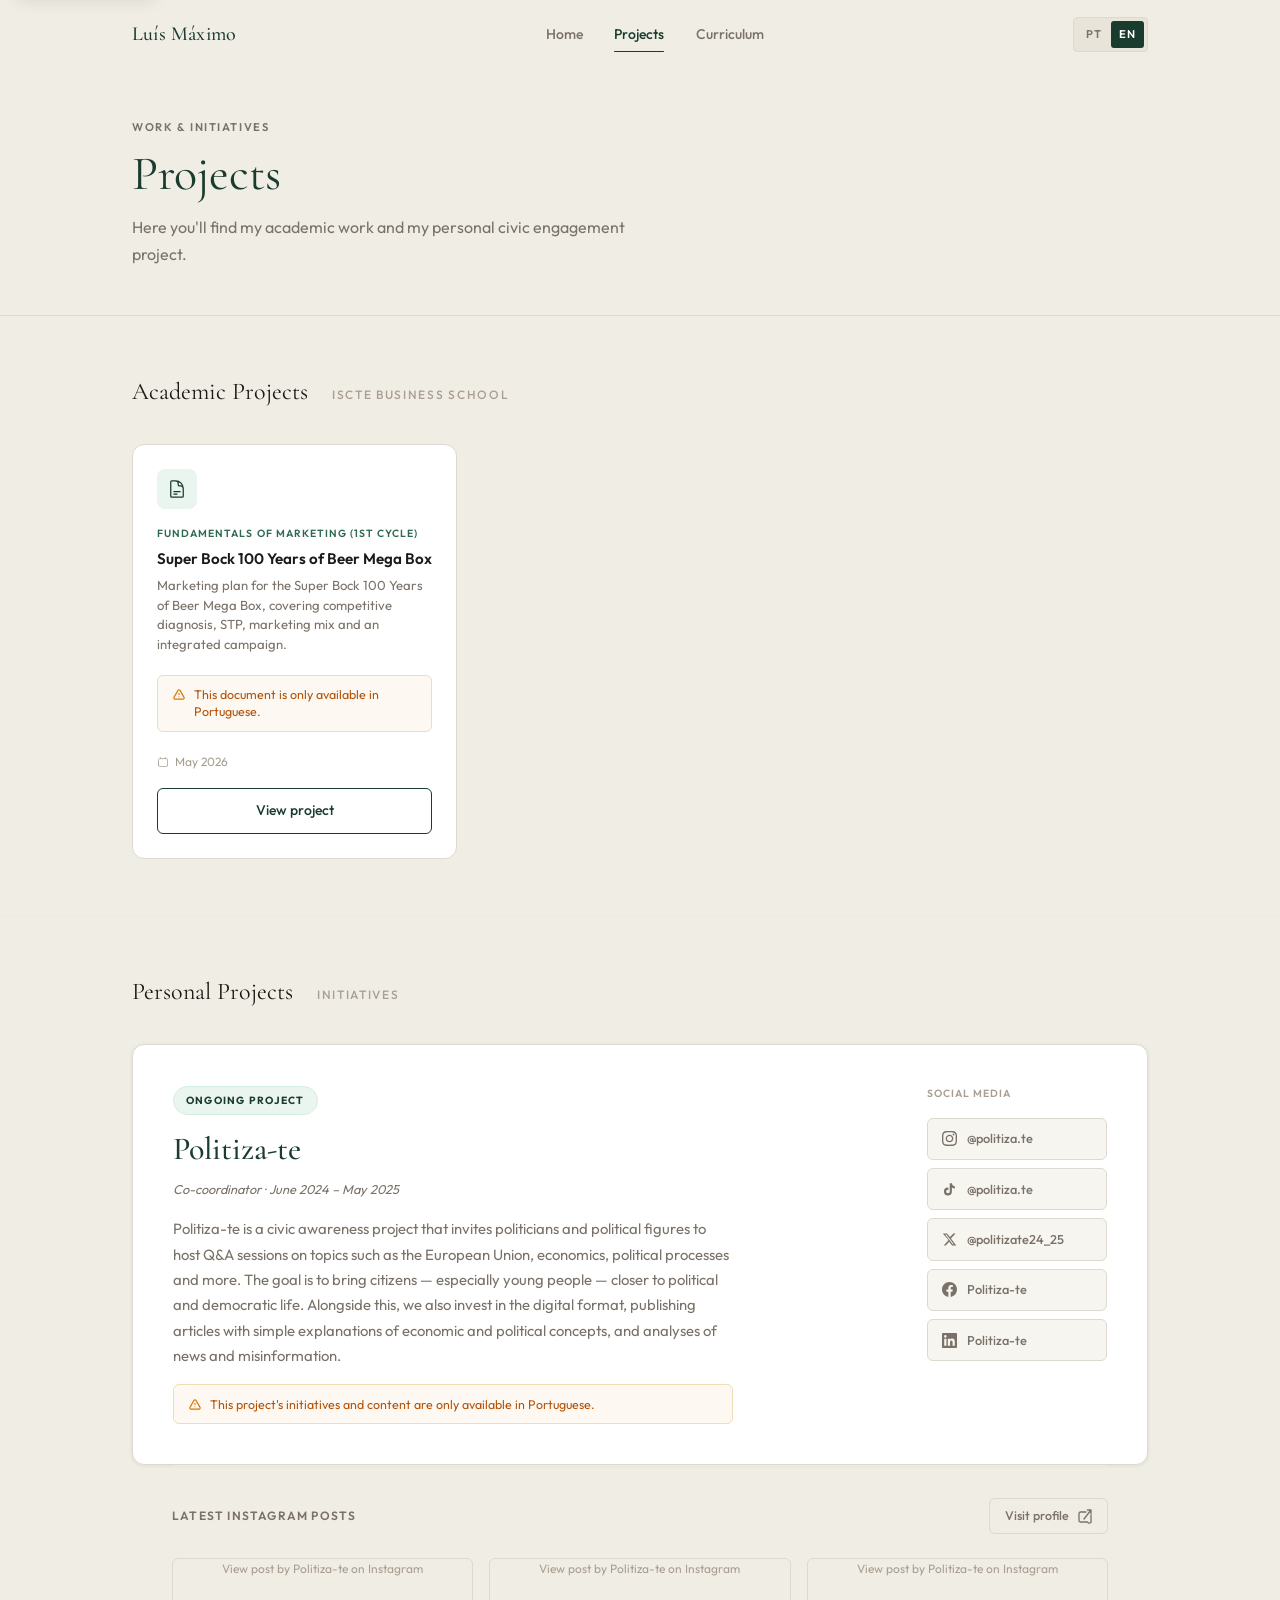
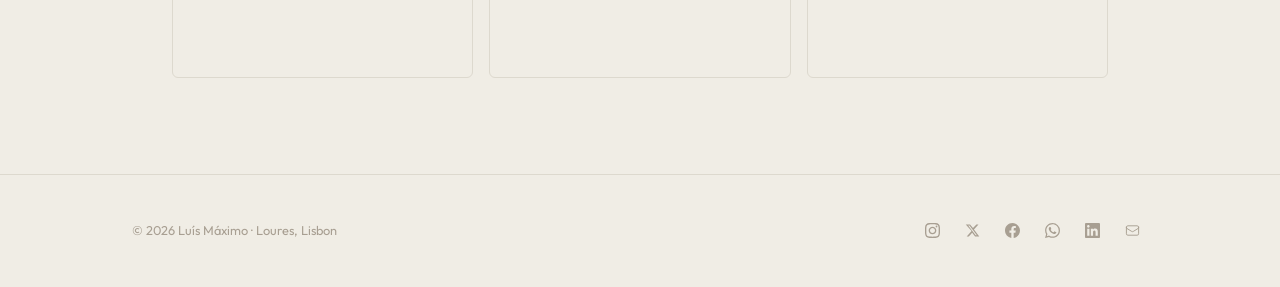
<file: en/projects/index.html>
<!DOCTYPE html>
<html lang="en">
<head>
  <meta charset="UTF-8">
  <meta name="viewport" content="width=device-width, initial-scale=1.0">
  <title>Projects — Luís Máximo</title>
  <meta name="description" content="Academic and personal projects by Luís Máximo — management student and co-coordinator of Politiza-te.">
  <meta name="keywords" content="Luís Máximo, projects, academic projects, Politiza-te, management, ISCTE">
  <meta name="author" content="Luís Máximo">
  <meta name="robots" content="index, follow, max-image-preview:large">
  <meta name="referrer" content="strict-origin-when-cross-origin">
  <link rel="canonical" href="https://luisflmaximo.github.io/portefolio/en/projects/">
  <link rel="alternate" hreflang="en" href="https://luisflmaximo.github.io/portefolio/en/projects/">
  <link rel="alternate" hreflang="pt" href="https://luisflmaximo.github.io/portefolio/pt/projetos/">
  <link rel="alternate" hreflang="x-default" href="https://luisflmaximo.github.io/portefolio/">
  <meta property="og:site_name" content="Luís Máximo">
  <meta property="og:type" content="website">
  <meta property="og:locale" content="en_US">
  <meta property="og:locale:alternate" content="pt_PT">
  <meta property="og:title" content="Projects — Luís Máximo">
  <meta property="og:description" content="Academic and personal projects by Luís Máximo — management student and co-coordinator of Politiza-te.">
  <meta property="og:url" content="https://luisflmaximo.github.io/portefolio/en/projects/">
  <meta property="og:image" content="https://luisflmaximo.github.io/portefolio/assets/images/banner-social-en.jpg">
  <meta property="og:image:secure_url" content="https://luisflmaximo.github.io/portefolio/assets/images/banner-social-en.jpg">
  <meta property="og:image:type" content="image/jpeg">
  <meta property="og:image:width" content="1200">
  <meta property="og:image:height" content="632">
  <meta property="og:image:alt" content="Projects by Luís Máximo">
  <meta name="twitter:card" content="summary_large_image">
  <meta name="twitter:site" content="@luisflmaximo">
  <meta name="twitter:creator" content="@luisflmaximo">
  <meta name="twitter:title" content="Projects — Luís Máximo">
  <meta name="twitter:description" content="Academic and personal projects by Luís Máximo — management student and co-coordinator of Politiza-te.">
  <meta name="twitter:image" content="https://luisflmaximo.github.io/portefolio/assets/images/banner-social-en.jpg">
  <link rel="manifest" href="../../site.webmanifest">
  <link rel="icon" href="../../assets/images/icon.png" type="image/png">
  <link rel="icon" href="../../assets/images/icon-192.png" type="image/png" sizes="192x192">
  <link rel="apple-touch-icon" href="../../assets/images/apple-touch-icon.png">
  <script type="application/ld+json">
    {
      "@context": "https://schema.org",
      "@graph": [
        {
          "@type": "Person",
          "@id": "https://luisflmaximo.github.io/portefolio/#person",
          "name": "Luís Máximo",
          "url": "https://luisflmaximo.github.io/portefolio/en/",
          "image": "https://luisflmaximo.github.io/portefolio/assets/images/profile.jpg"
        },
        {
          "@type": "CollectionPage",
          "@id": "https://luisflmaximo.github.io/portefolio/en/projects/#webpage",
          "url": "https://luisflmaximo.github.io/portefolio/en/projects/",
          "name": "Projects — Luís Máximo",
          "description": "Academic and personal projects by Luís Máximo — management student and co-coordinator of Politiza-te.",
          "inLanguage": "en-US",
          "about": {
            "@id": "https://luisflmaximo.github.io/portefolio/#person"
          },
          "primaryImageOfPage": {
            "@type": "ImageObject",
            "url": "https://luisflmaximo.github.io/portefolio/assets/images/banner-social-en.jpg",
            "width": 1200,
            "height": 632
          }
        },
        {
          "@type": "BreadcrumbList",
          "@id": "https://luisflmaximo.github.io/portefolio/en/projects/#breadcrumb",
          "itemListElement": [
            {
              "@type": "ListItem",
              "position": 1,
              "name": "Home",
              "item": "https://luisflmaximo.github.io/portefolio/en/"
            },
            {
              "@type": "ListItem",
              "position": 2,
              "name": "Projects",
              "item": "https://luisflmaximo.github.io/portefolio/en/projects/"
            }
          ]
        }
      ]
    }
  </script>
  <link rel="preconnect" href="https://fonts.googleapis.com">
  <link rel="preconnect" href="https://fonts.gstatic.com" crossorigin>
  <link href="https://fonts.googleapis.com/css2?family=Cormorant+Garamond:ital,wght@0,300;0,400;0,500;0,600;1,300;1,400&family=Outfit:wght@300;400;500;600&display=swap" rel="stylesheet">
  <link rel="stylesheet" href="../../assets/css/style.css">
</head>
<body>
<a class="skip-link" href="#main-content">Skip to content</a>

<nav class="nav" id="nav">
  <div class="nav__inner">
    <a href="../" class="nav__logo">Luís Máximo</a>
    <div class="nav__links" id="navLinks">
      <a href="../" class="nav__link">Home</a>
      <a href="./" class="nav__link nav__link--active">Projects</a>
      <a href="../curriculum/" class="nav__link">Curriculum</a>
      <a href="../../secret/" class="nav__link nav__secret-link" hidden>Tools</a>
    </div>
    <div class="nav__right">
      <div class="nav__lang">
        <a href="../../pt/projetos/" class="nav__lang-btn">PT</a>
        <span class="nav__lang-btn nav__lang-btn--active" aria-current="true">EN</span>
      </div>
      <button class="nav__burger" id="navBurger" aria-label="Open menu" aria-expanded="false">
        <span></span><span></span><span></span>
      </button>
    </div>
  </div>
</nav>

<main id="main-content" tabindex="-1">

  <section class="page-header">
    <div class="container">
      <p class="label page-header__label">Work &amp; Initiatives</p>
      <h1 class="display-lg page-header__title">Projects</h1>
      <p class="page-header__desc">Here you'll find my academic work and my personal civic engagement project.</p>
    </div>
  </section>

  <!-- ── ACADEMIC PROJECTS ── -->
  <section class="projects-section">
    <div class="container">
      <div class="projects-section__header">
        <h2 class="projects-section__title">Academic Projects</h2>
        <span class="projects-section__count label">ISCTE Business School</span>
      </div>

      <div class="pdf-grid">

        <!-- Super Bock project -->
        <div class="pdf-card">
          <div class="pdf-card__icon">
            <svg viewBox="0 0 24 24" fill="none" stroke="currentColor" stroke-width="1.5"><path stroke-linecap="round" stroke-linejoin="round" d="M19.5 14.25v-2.625a3.375 3.375 0 00-3.375-3.375h-1.5A1.125 1.125 0 0113.5 7.125v-1.5a3.375 3.375 0 00-3.375-3.375H8.25m0 12.75h7.5m-7.5 3H12M10.5 2.25H5.625c-.621 0-1.125.504-1.125 1.125v17.25c0 .621.504 1.125 1.125 1.125h12.75c.621 0 1.125-.504 1.125-1.125V11.25a9 9 0 00-9-9z"/></svg>
          </div>
          <p class="pdf-card__course">Fundamentals of Marketing (1st Cycle)</p>
          <p class="pdf-card__title">Super Bock 100 Years of Beer Mega Box</p>
          <p class="pdf-card__desc">Marketing plan for the Super Bock 100 Years of Beer Mega Box, covering competitive diagnosis, STP, marketing mix and an integrated campaign.</p>
          <div class="project-warning">
            <svg viewBox="0 0 24 24" fill="none" stroke="currentColor" stroke-width="2"><path stroke-linecap="round" stroke-linejoin="round" d="M12 9v2m0 4h.01m-6.938 4h13.856c1.54 0 2.502-1.667 1.732-3L13.732 4c-.77-1.333-2.694-1.333-3.464 0L3.34 16c-.77 1.333.192 3 1.732 3z"/></svg>
            <span>This document is only available in Portuguese.</span>
          </div>
          <p class="pdf-card__meta">
            <svg width="12" height="12" viewBox="0 0 24 24" fill="none" stroke="currentColor" stroke-width="1.5"><path stroke-linecap="round" stroke-linejoin="round" d="M6.75 3v2.25M17.25 3v2.25M3 18.75V7.5a2.25 2.25 0 012.25-2.25h13.5A2.25 2.25 0 0121 7.5v11.25m-18 0A2.25 2.25 0 005.25 21h13.5A2.25 2.25 0 0021 18.75m-18 0v-7.5"/></svg>
            May 2026
          </p>
          <a href="../../docs/superbock-viewer.html?lang=en" class="btn btn--outline btn--full" aria-label="View Mega Caixa Super Bock project in protected viewer">
            View project
          </a>
        </div>

        <!--
          To add a new academic project, copy the block above and fill in the fields.
          Place the PDF file in the /docs/ folder and update the href link.
        -->

      </div>
    </div>
  </section>

  <!-- ── PERSONAL PROJECTS ── -->
  <section class="projects-section section--bordered">
    <div class="container">
      <div class="projects-section__header">
        <h2 class="projects-section__title">Personal Projects</h2>
        <span class="projects-section__count label">Initiatives</span>
      </div>

      <div class="politizate-card reveal">
        <div class="politizate-card__top">
          <div>
            <span class="politizate-card__badge">Ongoing Project</span>
            <h3 class="politizate-card__title">Politiza-te</h3>
            <p class="politizate-card__role">Co-coordinator · June 2024 – May 2025</p>
            <p class="politizate-card__desc">
              Politiza-te is a civic awareness project that invites politicians and political figures to host
              Q&amp;A sessions on topics such as the European Union, economics, political processes and more.
              The goal is to bring citizens — especially young people — closer to political and democratic life.
              Alongside this, we also invest in the digital format, publishing articles with simple explanations
              of economic and political concepts, and analyses of news and misinformation.
            </p>
            <div class="project-warning" style="margin-top: 1rem; margin-bottom: 0; max-width: 560px;">
              <svg viewBox="0 0 24 24" fill="none" stroke="currentColor" stroke-width="2"><path stroke-linecap="round" stroke-linejoin="round" d="M12 9v2m0 4h.01m-6.938 4h13.856c1.54 0 2.502-1.667 1.732-3L13.732 4c-.77-1.333-2.694-1.333-3.464 0L3.34 16c-.77 1.333.192 3 1.732 3z"/></svg>
              <span>This project's initiatives and content are only available in Portuguese.</span>
            </div>
          </div>

          <div class="politizate-card__socials">
            <p class="politizate-socials__label">Social Media</p>
            <a href="https://www.instagram.com/politiza.te/" target="_blank" rel="noopener noreferrer" class="politizate-social">
              <svg viewBox="0 0 24 24" fill="currentColor"><path d="M12 2.163c3.204 0 3.584.012 4.85.07 3.252.148 4.771 1.691 4.919 4.919.058 1.265.069 1.645.069 4.849 0 3.205-.012 3.584-.069 4.849-.149 3.225-1.664 4.771-4.919 4.919-1.266.058-1.644.07-4.85.07-3.204 0-3.584-.012-4.849-.07-3.26-.149-4.771-1.699-4.919-4.92-.058-1.265-.07-1.644-.07-4.849 0-3.204.013-3.583.07-4.849.149-3.227 1.664-4.771 4.919-4.919 1.266-.057 1.645-.069 4.849-.069zm0-2.163c-3.259 0-3.667.014-4.947.072-4.358.2-6.78 2.618-6.98 6.98-.059 1.281-.073 1.689-.073 4.948 0 3.259.014 3.668.072 4.948.2 4.358 2.618 6.78 6.98 6.98 1.281.058 1.689.072 4.948.072 3.259 0 3.668-.014 4.948-.072 4.354-.2 6.782-2.618 6.979-6.98.059-1.28.073-1.689.073-4.948 0-3.259-.014-3.667-.072-4.947-.196-4.354-2.617-6.78-6.979-6.98-1.281-.059-1.69-.073-4.949-.073zm0 5.838c-3.403 0-6.162 2.759-6.162 6.162s2.759 6.163 6.162 6.163 6.162-2.759 6.162-6.163c0-3.403-2.759-6.162-6.162-6.162zm0 10.162c-2.209 0-4-1.79-4-4 0-2.209 1.791-4 4-4s4 1.791 4 4c0 2.21-1.791 4-4 4zm6.406-11.845c-.796 0-1.441.645-1.441 1.44s.645 1.44 1.441 1.44c.795 0 1.439-.645 1.439-1.44s-.644-1.44-1.439-1.44z"/></svg>
              @politiza.te
            </a>
            <a href="https://www.tiktok.com/@politiza.te" target="_blank" rel="noopener noreferrer" class="politizate-social">
              <svg viewBox="0 0 24 24" fill="currentColor"><path d="M19.59 6.69a4.83 4.83 0 01-3.77-4.25V2h-3.45v13.67a2.89 2.89 0 01-2.88 2.5 2.89 2.89 0 01-2.89-2.89 2.89 2.89 0 012.89-2.89c.28 0 .54.04.79.1V9.01a6.33 6.33 0 00-.79-.05 6.34 6.34 0 00-6.34 6.34 6.34 6.34 0 006.34 6.34 6.34 6.34 0 006.33-6.34V8.69a8.17 8.17 0 004.77 1.52V6.76a4.85 4.85 0 01-1-.07z"/></svg>
              @politiza.te
            </a>
            <a href="https://x.com/politizate24_25" target="_blank" rel="noopener noreferrer" class="politizate-social">
              <svg viewBox="0 0 24 24" fill="currentColor"><path d="M18.244 2.25h3.308l-7.227 8.26 8.502 11.24H16.17l-4.714-6.231-5.401 6.231H2.748l7.73-8.835L1.254 2.25H8.08l4.713 5.923 5.45-5.923zm-1.161 17.52h1.833L7.084 4.126H5.117L17.083 19.77z"/></svg>
              @politizate24_25
            </a>
            <a href="https://www.facebook.com/people/Politiza-te/61563330446385/" target="_blank" rel="noopener noreferrer" class="politizate-social">
              <svg viewBox="0 0 24 24" fill="currentColor"><path d="M24 12.073c0-6.627-5.373-12-12-12s-12 5.373-12 12c0 5.99 4.388 10.954 10.125 11.854v-8.385H7.078v-3.47h3.047V9.43c0-3.007 1.792-4.669 4.533-4.669 1.312 0 2.686.235 2.686.235v2.953H15.83c-1.491 0-1.956.925-1.956 1.874v2.25h3.328l-.532 3.47h-2.796v8.385C19.612 23.027 24 18.062 24 12.073z"/></svg>
              Politiza-te
            </a>
            <a href="https://www.linkedin.com/company/politiza-te/" target="_blank" rel="noopener noreferrer" class="politizate-social">
              <svg viewBox="0 0 24 24" fill="currentColor"><path d="M20.447 20.452h-3.554v-5.569c0-1.328-.027-3.037-1.852-3.037-1.853 0-2.136 1.445-2.136 2.939v5.667H9.351V9h3.414v1.561h.046c.477-.9 1.637-1.85 3.37-1.85 3.601 0 4.267 2.37 4.267 5.455v6.286zM5.337 7.433c-1.144 0-2.063-.926-2.063-2.065 0-1.138.92-2.063 2.063-2.063 1.14 0 2.064.925 2.064 2.063 0 1.139-.925 2.065-2.064 2.065zm1.782 13.019H3.555V9h3.564v11.452zM22.225 0H1.771C.792 0 0 .774 0 1.729v20.542C0 23.227.792 24 1.771 24h20.451C23.2 24 24 23.227 24 22.271V1.729C24 .774 23.2 0 22.222 0h.003z"/></svg>
              Politiza-te
            </a>
            </div>
          </div>
        </div>

        <div class="politizate-card__divider"></div>

        <div class="politizate-card__feed">
          <div class="politizate-card__feed-header">
            <p class="politizate-card__feed-title">Latest Instagram posts</p>
            <a href="https://www.instagram.com/politiza.te/" target="_blank" rel="noopener noreferrer" class="btn btn--ghost btn--sm">
              Visit profile
              <svg viewBox="0 0 24 24" fill="none" stroke="currentColor" stroke-width="2" class="icon--xs"><path stroke-linecap="round" stroke-linejoin="round" d="M13.5 6H5.25A2.25 2.25 0 003 8.25v10.5A2.25 2.25 0 005.25 21h10.5A2.25 2.25 0 0021 18.75V10.5m-10.5 6L21 3m0 0h-5.25M21 3v5.25"/></svg>
            </a>
          </div>
          <div class="instagram-embed-grid">
            <div class="instagram-embed-slot">
              <blockquote class="instagram-media" data-instgrm-permalink="https://www.instagram.com/p/DMV9OOGuJPS/?utm_source=ig_embed&amp;utm_campaign=loading" data-instgrm-version="14"><a href="https://www.instagram.com/p/DMV9OOGuJPS/" target="_blank" rel="noopener noreferrer">View post by Politiza-te on Instagram</a></blockquote>
            </div>
            <div class="instagram-embed-slot">
              <blockquote class="instagram-media" data-instgrm-permalink="https://www.instagram.com/p/DJuzjNOMd5d/?utm_source=ig_embed&amp;utm_campaign=loading" data-instgrm-version="14"><a href="https://www.instagram.com/p/DJuzjNOMd5d/" target="_blank" rel="noopener noreferrer">View post by Politiza-te on Instagram</a></blockquote>
            </div>
            <div class="instagram-embed-slot">
              <blockquote class="instagram-media" data-instgrm-permalink="https://www.instagram.com/p/DJuoQPPuV8T/?utm_source=ig_embed&amp;utm_campaign=loading" data-instgrm-version="14"><a href="https://www.instagram.com/p/DJuoQPPuV8T/" target="_blank" rel="noopener noreferrer">View post by Politiza-te on Instagram</a></blockquote>
            </div>
          </div>
        </div>
      </div>

    </div>
  </section>

</main>

<footer class="footer">
  <div class="container">
    <div class="footer__inner">
      <p class="footer__copy">© 2026 Luís Máximo · Loures, Lisbon</p>
      <div class="footer__socials">
        <a href="https://www.instagram.com/luisflmaximo/" target="_blank" rel="noopener" class="footer__social" aria-label="Instagram">
          <svg viewBox="0 0 24 24" fill="currentColor"><path d="M12 2.163c3.204 0 3.584.012 4.85.07 3.252.148 4.771 1.691 4.919 4.919.058 1.265.069 1.645.069 4.849 0 3.205-.012 3.584-.069 4.849-.149 3.225-1.664 4.771-4.919 4.919-1.266.058-1.644.07-4.85.07-3.204 0-3.584-.012-4.849-.07-3.26-.149-4.771-1.699-4.919-4.92-.058-1.265-.07-1.644-.07-4.849 0-3.204.013-3.583.07-4.849.149-3.227 1.664-4.771 4.919-4.919 1.266-.057 1.645-.069 4.849-.069zm0-2.163c-3.259 0-3.667.014-4.947.072-4.358.2-6.78 2.618-6.98 6.98-.059 1.281-.073 1.689-.073 4.948 0 3.259.014 3.668.072 4.948.2 4.358 2.618 6.78 6.98 6.98 1.281.058 1.689.072 4.948.072 3.259 0 3.668-.014 4.948-.072 4.354-.2 6.782-2.618 6.979-6.98.059-1.28.073-1.689.073-4.948 0-3.259-.014-3.667-.072-4.947-.196-4.354-2.617-6.78-6.979-6.98-1.281-.059-1.69-.073-4.949-.073zm0 5.838c-3.403 0-6.162 2.759-6.162 6.162s2.759 6.163 6.162 6.163 6.162-2.759 6.162-6.163c0-3.403-2.759-6.162-6.162-6.162zm0 10.162c-2.209 0-4-1.79-4-4 0-2.209 1.791-4 4-4s4 1.791 4 4c0 2.21-1.791 4-4 4zm6.406-11.845c-.796 0-1.441.645-1.441 1.44s.645 1.44 1.441 1.44c.795 0 1.439-.645 1.439-1.44s-.644-1.44-1.439-1.44z"/></svg>
        </a>
        <a href="https://x.com/luisflmaximo" target="_blank" rel="noopener" class="footer__social" aria-label="X">
          <svg viewBox="0 0 24 24" fill="currentColor"><path d="M18.244 2.25h3.308l-7.227 8.26 8.502 11.24H16.17l-4.714-6.231-5.401 6.231H2.748l7.73-8.835L1.254 2.25H8.08l4.713 5.923 5.45-5.923zm-1.161 17.52h1.833L7.084 4.126H5.117L17.083 19.77z"/></svg>
        </a>
        <a href="https://www.facebook.com/luisflmaximo" target="_blank" rel="noopener" class="footer__social" aria-label="Facebook">
          <svg viewBox="0 0 24 24" fill="currentColor"><path d="M24 12.073c0-6.627-5.373-12-12-12s-12 5.373-12 12c0 5.99 4.388 10.954 10.125 11.854v-8.385H7.078v-3.47h3.047V9.43c0-3.007 1.792-4.669 4.533-4.669 1.312 0 2.686.235 2.686.235v2.953H15.83c-1.491 0-1.956.925-1.956 1.874v2.25h3.328l-.532 3.47h-2.796v8.385C19.612 23.027 24 18.062 24 12.073z"/></svg>
        </a>
        <a href="https://wa.me/351933869786" target="_blank" rel="noopener" class="footer__social" aria-label="WhatsApp">
          <svg viewBox="0 0 24 24" fill="currentColor"><path d="M17.472 14.382c-.297-.149-1.758-.867-2.03-.967-.273-.099-.471-.148-.67.15-.197.297-.767.966-.94 1.164-.173.199-.347.223-.644.075-.297-.15-1.255-.463-2.39-1.475-.883-.788-1.48-1.761-1.653-2.059-.173-.297-.018-.458.13-.606.134-.133.298-.347.446-.52.149-.174.198-.298.298-.497.099-.198.05-.371-.025-.52-.075-.149-.669-1.612-.916-2.207-.242-.579-.487-.5-.669-.51-.173-.008-.371-.01-.57-.01-.198 0-.52.074-.792.372-.272.297-1.04 1.016-1.04 2.479 0 1.462 1.065 2.875 1.213 3.074.149.198 2.096 3.2 5.077 4.487.709.306 1.262.489 1.694.625.712.227 1.36.195 1.871.118.571-.085 1.758-.719 2.006-1.413.248-.694.248-1.289.173-1.413-.074-.124-.272-.198-.57-.347m-5.421 7.403h-.004a9.87 9.87 0 01-5.031-1.378l-.361-.214-3.741.982.998-3.648-.235-.374a9.86 9.86 0 01-1.51-5.26c.001-5.45 4.436-9.884 9.888-9.884 2.64 0 5.122 1.03 6.988 2.898a9.825 9.825 0 012.893 6.994c-.003 5.45-4.437 9.884-9.885 9.884m8.413-18.297A11.815 11.815 0 0012.05 0C5.495 0 .16 5.335.157 11.892c0 2.096.547 4.142 1.588 5.945L.057 24l6.305-1.654a11.882 11.882 0 005.683 1.448h.005c6.554 0 11.89-5.335 11.893-11.893a11.821 11.821 0 00-3.48-8.413z"/></svg>
        </a>
        <a href="https://www.linkedin.com/in/luisflmaximo/" target="_blank" rel="noopener" class="footer__social" aria-label="LinkedIn">
          <svg viewBox="0 0 24 24" fill="currentColor"><path d="M20.447 20.452h-3.554v-5.569c0-1.328-.027-3.037-1.852-3.037-1.853 0-2.136 1.445-2.136 2.939v5.667H9.351V9h3.414v1.561h.046c.477-.9 1.637-1.85 3.37-1.85 3.601 0 4.267 2.37 4.267 5.455v6.286zM5.337 7.433c-1.144 0-2.063-.926-2.063-2.065 0-1.138.92-2.063 2.063-2.063 1.14 0 2.064.925 2.064 2.063 0 1.139-.925 2.065-2.064 2.065zm1.782 13.019H3.555V9h3.564v11.452zM22.225 0H1.771C.792 0 0 .774 0 1.729v20.542C0 23.227.792 24 1.771 24h20.451C23.2 24 24 23.227 24 22.271V1.729C24 .774 23.2 0 22.222 0h.003z"/></svg>
        </a>
        <a href="mailto:luisflmaximo8@gmail.com" class="footer__social" aria-label="Email">
          <svg viewBox="0 0 24 24" fill="none" stroke="currentColor" stroke-width="1.5"><path stroke-linecap="round" stroke-linejoin="round" d="M21.75 6.75v10.5a2.25 2.25 0 01-2.25 2.25h-15a2.25 2.25 0 01-2.25-2.25V6.75m19.5 0A2.25 2.25 0 0019.5 4.5h-15a2.25 2.25 0 00-2.25 2.25m19.5 0v.243a2.25 2.25 0 01-1.07 1.916l-7.5 4.615a2.25 2.25 0 01-2.36 0L3.32 8.91a2.25 2.25 0 01-1.07-1.916V6.75"/></svg>
        </a>
      </div>
    </div>
  </div>
</footer>

<script src="../../assets/js/main.js"></script>
</body>
</html>
</file>
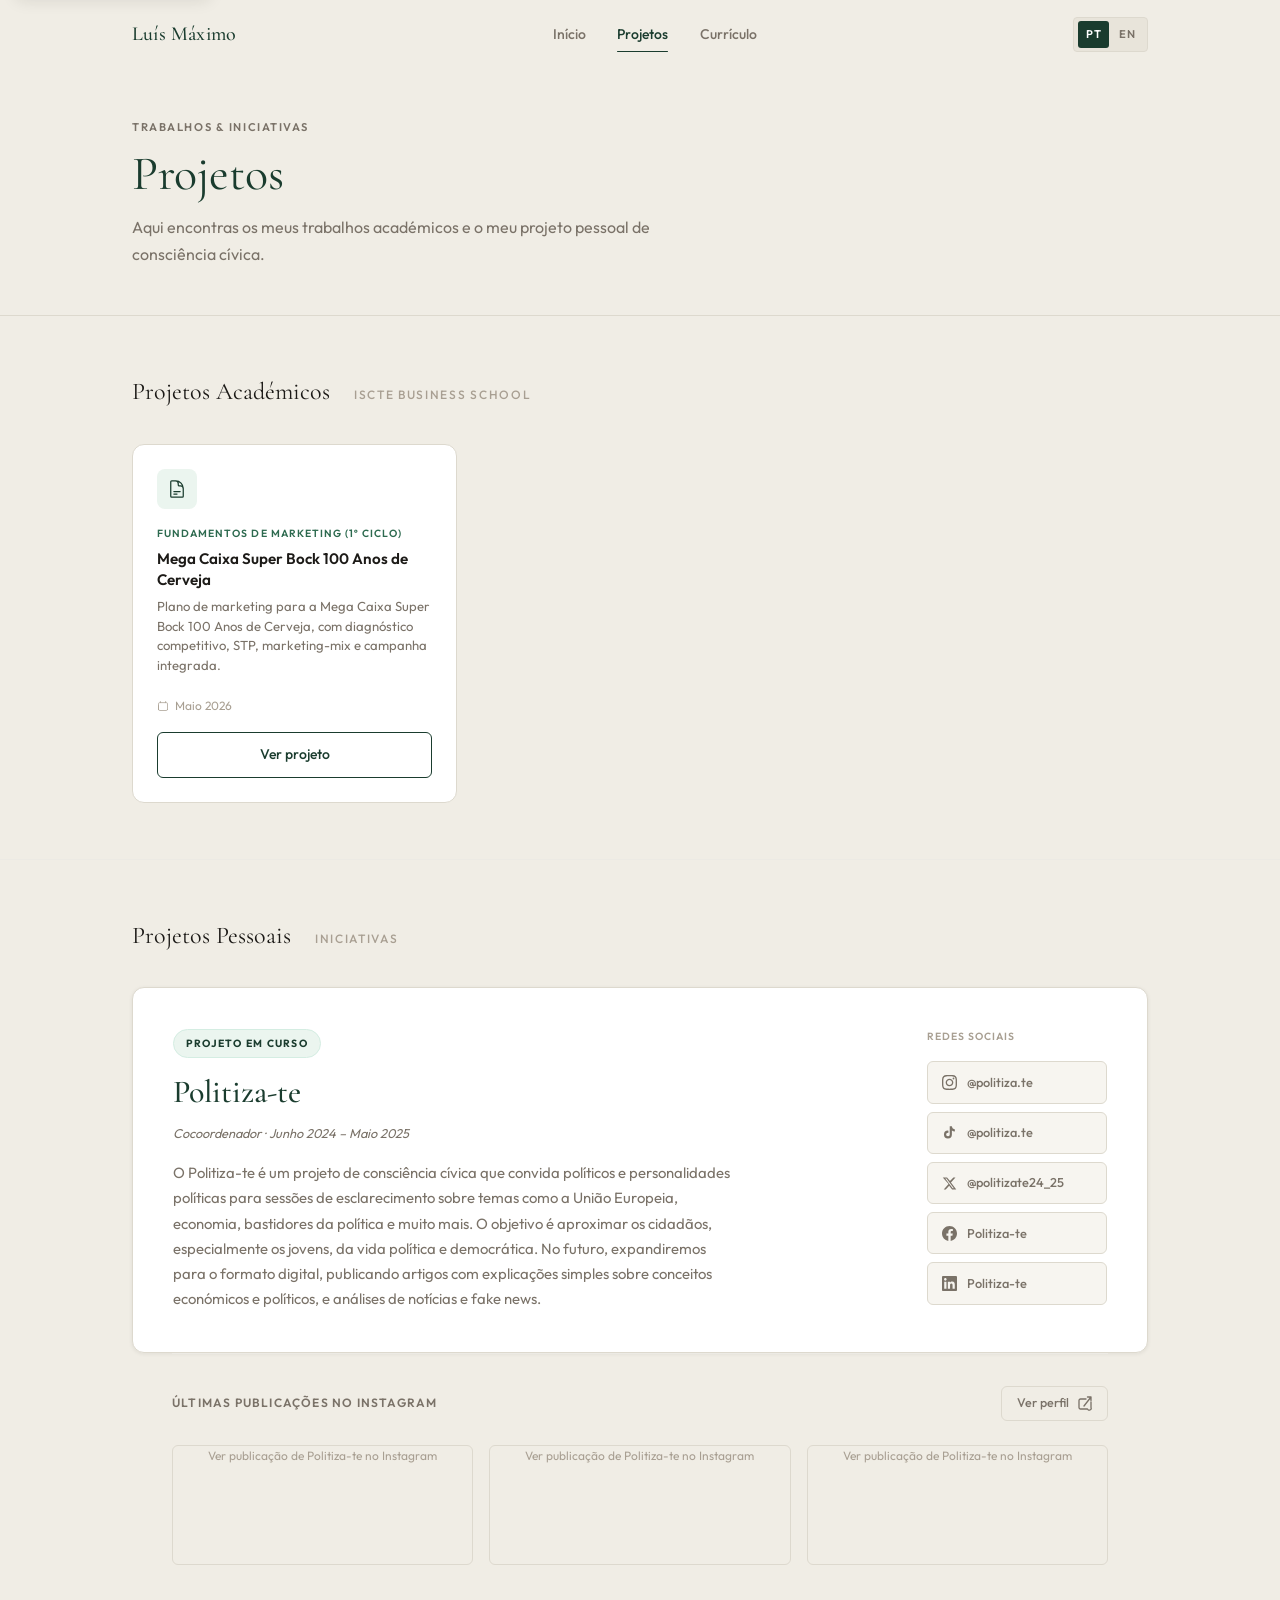
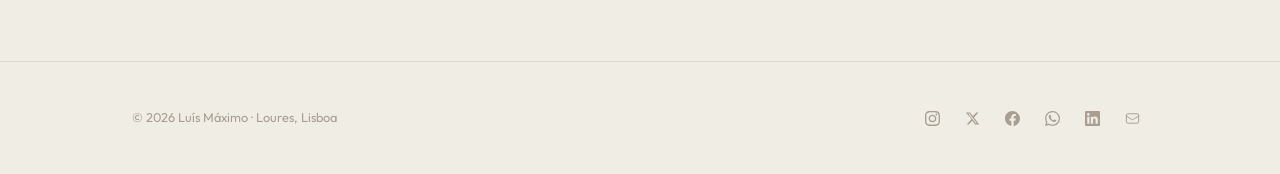
<file: pt/projetos/index.html>
<!DOCTYPE html>
<html lang="pt">
<head>
  <meta charset="UTF-8">
  <meta name="viewport" content="width=device-width, initial-scale=1.0">
  <title>Projetos — Luís Máximo</title>
  <meta name="description" content="Projetos académicos e pessoais de Luís Máximo — estudante de gestão e cocoordenador do Politiza-te.">
  <meta name="keywords" content="Luís Máximo, projetos, projetos académicos, Politiza-te, ISCTE, gestão">
  <meta name="author" content="Luís Máximo">
  <meta name="robots" content="index, follow, max-image-preview:large">
  <meta name="referrer" content="strict-origin-when-cross-origin">
  <link rel="canonical" href="https://luisflmaximo.github.io/portefolio/pt/projetos/">
  <link rel="alternate" hreflang="pt" href="https://luisflmaximo.github.io/portefolio/pt/projetos/">
  <link rel="alternate" hreflang="en" href="https://luisflmaximo.github.io/portefolio/en/projects/">
  <link rel="alternate" hreflang="x-default" href="https://luisflmaximo.github.io/portefolio/">
  <meta property="og:site_name" content="Luís Máximo">
  <meta property="og:type" content="website">
  <meta property="og:locale" content="pt_PT">
  <meta property="og:locale:alternate" content="en_US">
  <meta property="og:title" content="Projetos — Luís Máximo">
  <meta property="og:description" content="Projetos académicos e pessoais de Luís Máximo — estudante de gestão e cocoordenador do Politiza-te.">
  <meta property="og:url" content="https://luisflmaximo.github.io/portefolio/pt/projetos/">
  <meta property="og:image" content="https://luisflmaximo.github.io/portefolio/assets/images/banner-social-pt.jpg">
  <meta property="og:image:secure_url" content="https://luisflmaximo.github.io/portefolio/assets/images/banner-social-pt.jpg">
  <meta property="og:image:type" content="image/jpeg">
  <meta property="og:image:width" content="1200">
  <meta property="og:image:height" content="633">
  <meta property="og:image:alt" content="Projetos de Luís Máximo">
  <meta name="twitter:card" content="summary_large_image">
  <meta name="twitter:site" content="@luisflmaximo">
  <meta name="twitter:creator" content="@luisflmaximo">
  <meta name="twitter:title" content="Projetos — Luís Máximo">
  <meta name="twitter:description" content="Projetos académicos e pessoais de Luís Máximo — estudante de gestão e cocoordenador do Politiza-te.">
  <meta name="twitter:image" content="https://luisflmaximo.github.io/portefolio/assets/images/banner-social-pt.jpg">
  <link rel="manifest" href="../../site.webmanifest">
  <link rel="icon" href="../../assets/images/icon.png" type="image/png">
  <link rel="icon" href="../../assets/images/icon-192.png" type="image/png" sizes="192x192">
  <link rel="apple-touch-icon" href="../../assets/images/apple-touch-icon.png">
  <script type="application/ld+json">
    {
      "@context": "https://schema.org",
      "@graph": [
        {
          "@type": "Person",
          "@id": "https://luisflmaximo.github.io/portefolio/#person",
          "name": "Luís Máximo",
          "url": "https://luisflmaximo.github.io/portefolio/pt/",
          "image": "https://luisflmaximo.github.io/portefolio/assets/images/profile.jpg"
        },
        {
          "@type": "CollectionPage",
          "@id": "https://luisflmaximo.github.io/portefolio/pt/projetos/#webpage",
          "url": "https://luisflmaximo.github.io/portefolio/pt/projetos/",
          "name": "Projetos — Luís Máximo",
          "description": "Projetos académicos e pessoais de Luís Máximo — estudante de gestão e cocoordenador do Politiza-te.",
          "inLanguage": "pt-PT",
          "about": {
            "@id": "https://luisflmaximo.github.io/portefolio/#person"
          },
          "primaryImageOfPage": {
            "@type": "ImageObject",
            "url": "https://luisflmaximo.github.io/portefolio/assets/images/banner-social-pt.jpg",
            "width": 1200,
            "height": 633
          }
        },
        {
          "@type": "BreadcrumbList",
          "@id": "https://luisflmaximo.github.io/portefolio/pt/projetos/#breadcrumb",
          "itemListElement": [
            {
              "@type": "ListItem",
              "position": 1,
              "name": "Início",
              "item": "https://luisflmaximo.github.io/portefolio/pt/"
            },
            {
              "@type": "ListItem",
              "position": 2,
              "name": "Projetos",
              "item": "https://luisflmaximo.github.io/portefolio/pt/projetos/"
            }
          ]
        }
      ]
    }
  </script>
  <link rel="preconnect" href="https://fonts.googleapis.com">
  <link rel="preconnect" href="https://fonts.gstatic.com" crossorigin>
  <link href="https://fonts.googleapis.com/css2?family=Cormorant+Garamond:ital,wght@0,300;0,400;0,500;0,600;1,300;1,400&family=Outfit:wght@300;400;500;600&display=swap" rel="stylesheet">
  <link rel="stylesheet" href="../../assets/css/style.css">
</head>
<body>
<a class="skip-link" href="#main-content">Saltar para o conteúdo</a>

<!-- ════════════════════ NAVIGATION ════════════════════ -->
<nav class="nav" id="nav">
  <div class="nav__inner">
    <a href="../" class="nav__logo">Luís Máximo</a>

    <div class="nav__links" id="navLinks">
      <a href="../" class="nav__link">Início</a>
      <a href="./" class="nav__link nav__link--active">Projetos</a>
      <a href="../curriculo/" class="nav__link">Currículo</a>
      <a href="../../secret/" class="nav__link nav__secret-link" hidden>Ferramentas</a>
    </div>

    <div class="nav__right">
      <div class="nav__lang">
        <span class="nav__lang-btn nav__lang-btn--active" aria-current="true">PT</span>
        <a href="../../en/projects/" class="nav__lang-btn">EN</a>
      </div>
      <button class="nav__burger" id="navBurger" aria-label="Abrir menu" aria-expanded="false">
        <span></span><span></span><span></span>
      </button>
    </div>
  </div>
</nav>

<!-- ════════════════════ MAIN ════════════════════ -->
<main id="main-content" tabindex="-1">

  <!-- ── PAGE HEADER ── -->
  <section class="page-header">
    <div class="container">
      <p class="label page-header__label">Trabalhos &amp; Iniciativas</p>
      <h1 class="display-lg page-header__title">Projetos</h1>
      <p class="page-header__desc">
        Aqui encontras os meus trabalhos académicos e o meu projeto pessoal de consciência cívica.
      </p>
    </div>
  </section>

  <!-- ── ACADEMIC PROJECTS ── -->
  <section class="projects-section">
    <div class="container">
      <div class="projects-section__header">
        <h2 class="projects-section__title">Projetos Académicos</h2>
        <span class="projects-section__count label">ISCTE Business School</span>
      </div>

      <div class="pdf-grid">
        <div class="pdf-card">
          <div class="pdf-card__icon">
            <svg viewBox="0 0 24 24" fill="none" stroke="currentColor" stroke-width="1.5"><path stroke-linecap="round" stroke-linejoin="round" d="M19.5 14.25v-2.625a3.375 3.375 0 00-3.375-3.375h-1.5A1.125 1.125 0 0113.5 7.125v-1.5a3.375 3.375 0 00-3.375-3.375H8.25m0 12.75h7.5m-7.5 3H12M10.5 2.25H5.625c-.621 0-1.125.504-1.125 1.125v17.25c0 .621.504 1.125 1.125 1.125h12.75c.621 0 1.125-.504 1.125-1.125V11.25a9 9 0 00-9-9z"/></svg>
          </div>
          <p class="pdf-card__course">Fundamentos de Marketing (1º Ciclo)</p>
          <p class="pdf-card__title">Mega Caixa Super Bock 100 Anos de Cerveja</p>
          <p class="pdf-card__desc">Plano de marketing para a Mega Caixa Super Bock 100 Anos de Cerveja, com diagn&oacute;stico competitivo, STP, marketing-mix e campanha integrada.</p>
          <p class="pdf-card__meta">
            <svg width="12" height="12" viewBox="0 0 24 24" fill="none" stroke="currentColor" stroke-width="1.5"><path stroke-linecap="round" stroke-linejoin="round" d="M6.75 3v2.25M17.25 3v2.25M3 18.75V7.5a2.25 2.25 0 012.25-2.25h13.5A2.25 2.25 0 0121 7.5v11.25m-18 0A2.25 2.25 0 005.25 21h13.5A2.25 2.25 0 0021 18.75m-18 0v-7.5"/></svg>
            Maio 2026
          </p>
          <a href="../../docs/superbock-viewer.html?lang=pt" class="btn btn--outline btn--full" aria-label="Ver projeto Mega Caixa Super Bock em visualiza&ccedil;&atilde;o protegida">
            Ver projeto
          </a>
        </div>
      </div>
    </div>
  </section>

  <!-- ── PERSONAL PROJECTS ── -->
  <section class="projects-section section--bordered">
    <div class="container">
      <div class="projects-section__header">
        <h2 class="projects-section__title">Projetos Pessoais</h2>
        <span class="projects-section__count label">Iniciativas</span>
      </div>

      <!-- POLITIZA-TE CARD -->
      <div class="politizate-card reveal">
        <div class="politizate-card__top">
          <div>
            <span class="politizate-card__badge">Projeto em Curso</span>
            <h3 class="politizate-card__title">Politiza-te</h3>
            <p class="politizate-card__role">Cocoordenador · Junho 2024 – Maio 2025</p>
            <p class="politizate-card__desc">
              O Politiza-te é um projeto de consciência cívica que convida políticos e personalidades 
              políticas para sessões de esclarecimento sobre temas como a União Europeia, economia, 
              bastidores da política e muito mais. O objetivo é aproximar os cidadãos, especialmente os 
              jovens, da vida política e democrática. No futuro, expandiremos para o formato digital, 
              publicando artigos com explicações simples sobre conceitos económicos e políticos, 
              e análises de notícias e fake news.
            </p>
          </div>

          <div class="politizate-card__socials">
            <p class="politizate-socials__label">Redes Sociais</p>
            <a href="https://www.instagram.com/politiza.te/" target="_blank" rel="noopener noreferrer" class="politizate-social">
              <svg viewBox="0 0 24 24" fill="currentColor"><path d="M12 2.163c3.204 0 3.584.012 4.85.07 3.252.148 4.771 1.691 4.919 4.919.058 1.265.069 1.645.069 4.849 0 3.205-.012 3.584-.069 4.849-.149 3.225-1.664 4.771-4.919 4.919-1.266.058-1.644.07-4.85.07-3.204 0-3.584-.012-4.849-.07-3.26-.149-4.771-1.699-4.919-4.92-.058-1.265-.07-1.644-.07-4.849 0-3.204.013-3.583.07-4.849.149-3.227 1.664-4.771 4.919-4.919 1.266-.057 1.645-.069 4.849-.069zm0-2.163c-3.259 0-3.667.014-4.947.072-4.358.2-6.78 2.618-6.98 6.98-.059 1.281-.073 1.689-.073 4.948 0 3.259.014 3.668.072 4.948.2 4.358 2.618 6.78 6.98 6.98 1.281.058 1.689.072 4.948.072 3.259 0 3.668-.014 4.948-.072 4.354-.2 6.782-2.618 6.979-6.98.059-1.28.073-1.689.073-4.948 0-3.259-.014-3.667-.072-4.947-.196-4.354-2.617-6.78-6.979-6.98-1.281-.059-1.69-.073-4.949-.073zm0 5.838c-3.403 0-6.162 2.759-6.162 6.162s2.759 6.163 6.162 6.163 6.162-2.759 6.162-6.163c0-3.403-2.759-6.162-6.162-6.162zm0 10.162c-2.209 0-4-1.79-4-4 0-2.209 1.791-4 4-4s4 1.791 4 4c0 2.21-1.791 4-4 4zm6.406-11.845c-.796 0-1.441.645-1.441 1.44s.645 1.44 1.441 1.44c.795 0 1.439-.645 1.439-1.44s-.644-1.44-1.439-1.44z"/></svg>
              @politiza.te
            </a>
            <a href="https://www.tiktok.com/@politiza.te" target="_blank" rel="noopener noreferrer" class="politizate-social">
              <svg viewBox="0 0 24 24" fill="currentColor"><path d="M19.59 6.69a4.83 4.83 0 01-3.77-4.25V2h-3.45v13.67a2.89 2.89 0 01-2.88 2.5 2.89 2.89 0 01-2.89-2.89 2.89 2.89 0 012.89-2.89c.28 0 .54.04.79.1V9.01a6.33 6.33 0 00-.79-.05 6.34 6.34 0 00-6.34 6.34 6.34 6.34 0 006.34 6.34 6.34 6.34 0 006.33-6.34V8.69a8.17 8.17 0 004.77 1.52V6.76a4.85 4.85 0 01-1-.07z"/></svg>
              @politiza.te
            </a>
            <a href="https://x.com/politizate24_25" target="_blank" rel="noopener noreferrer" class="politizate-social">
              <svg viewBox="0 0 24 24" fill="currentColor"><path d="M18.244 2.25h3.308l-7.227 8.26 8.502 11.24H16.17l-4.714-6.231-5.401 6.231H2.748l7.73-8.835L1.254 2.25H8.08l4.713 5.923 5.45-5.923zm-1.161 17.52h1.833L7.084 4.126H5.117L17.083 19.77z"/></svg>
              @politizate24_25
            </a>
            <a href="https://www.facebook.com/people/Politiza-te/61563330446385/" target="_blank" rel="noopener noreferrer" class="politizate-social">
              <svg viewBox="0 0 24 24" fill="currentColor"><path d="M24 12.073c0-6.627-5.373-12-12-12s-12 5.373-12 12c0 5.99 4.388 10.954 10.125 11.854v-8.385H7.078v-3.47h3.047V9.43c0-3.007 1.792-4.669 4.533-4.669 1.312 0 2.686.235 2.686.235v2.953H15.83c-1.491 0-1.956.925-1.956 1.874v2.25h3.328l-.532 3.47h-2.796v8.385C19.612 23.027 24 18.062 24 12.073z"/></svg>
              Politiza-te
            </a>
            <a href="https://www.linkedin.com/company/politiza-te/" target="_blank" rel="noopener noreferrer" class="politizate-social">
              <svg viewBox="0 0 24 24" fill="currentColor"><path d="M20.447 20.452h-3.554v-5.569c0-1.328-.027-3.037-1.852-3.037-1.853 0-2.136 1.445-2.136 2.939v5.667H9.351V9h3.414v1.561h.046c.477-.9 1.637-1.85 3.37-1.85 3.601 0 4.267 2.37 4.267 5.455v6.286zM5.337 7.433c-1.144 0-2.063-.926-2.063-2.065 0-1.138.92-2.063 2.063-2.063 1.14 0 2.064.925 2.064 2.063 0 1.139-.925 2.065-2.064 2.065zm1.782 13.019H3.555V9h3.564v11.452zM22.225 0H1.771C.792 0 0 .774 0 1.729v20.542C0 23.227.792 24 1.771 24h20.451C23.2 24 24 23.227 24 22.271V1.729C24 .774 23.2 0 22.222 0h.003z"/></svg>
              Politiza-te
            </a>
            </div>
          </div>
        </div>

        <div class="politizate-card__divider"></div>

        <!-- Instagram Feed -->
        <div class="politizate-card__feed">
          <div class="politizate-card__feed-header">
            <p class="politizate-card__feed-title">Últimas publicações no Instagram</p>
            <a href="https://www.instagram.com/politiza.te/" target="_blank" rel="noopener noreferrer" class="btn btn--ghost btn--sm">
              Ver perfil
              <svg viewBox="0 0 24 24" fill="none" stroke="currentColor" stroke-width="2" class="icon--xs"><path stroke-linecap="round" stroke-linejoin="round" d="M13.5 6H5.25A2.25 2.25 0 003 8.25v10.5A2.25 2.25 0 005.25 21h10.5A2.25 2.25 0 0021 18.75V10.5m-10.5 6L21 3m0 0h-5.25M21 3v5.25"/></svg>
            </a>
          </div>
          <div class="instagram-embed-grid">
            <div class="instagram-embed-slot">
              <blockquote class="instagram-media" data-instgrm-permalink="https://www.instagram.com/p/DMV9OOGuJPS/?utm_source=ig_embed&amp;utm_campaign=loading" data-instgrm-version="14"><a href="https://www.instagram.com/p/DMV9OOGuJPS/" target="_blank" rel="noopener noreferrer">Ver publicação de Politiza-te no Instagram</a></blockquote>
            </div>
            <div class="instagram-embed-slot">
              <blockquote class="instagram-media" data-instgrm-permalink="https://www.instagram.com/p/DJuzjNOMd5d/?utm_source=ig_embed&amp;utm_campaign=loading" data-instgrm-version="14"><a href="https://www.instagram.com/p/DJuzjNOMd5d/" target="_blank" rel="noopener noreferrer">Ver publicação de Politiza-te no Instagram</a></blockquote>
            </div>
            <div class="instagram-embed-slot">
              <blockquote class="instagram-media" data-instgrm-permalink="https://www.instagram.com/p/DJuoQPPuV8T/?utm_source=ig_embed&amp;utm_campaign=loading" data-instgrm-version="14"><a href="https://www.instagram.com/p/DJuoQPPuV8T/" target="_blank" rel="noopener noreferrer">Ver publicação de Politiza-te no Instagram</a></blockquote>
            </div>
          </div>
        </div>
      </div>

    </div>
  </section>

</main>

<!-- ════════════════════ FOOTER ════════════════════ -->
<footer class="footer">
  <div class="container">
    <div class="footer__inner">
      <p class="footer__copy">© 2026 Luís Máximo · Loures, Lisboa</p>
      <div class="footer__socials">
        <a href="https://www.instagram.com/luisflmaximo/" target="_blank" rel="noopener" class="footer__social" aria-label="Instagram">
          <svg viewBox="0 0 24 24" fill="currentColor"><path d="M12 2.163c3.204 0 3.584.012 4.85.07 3.252.148 4.771 1.691 4.919 4.919.058 1.265.069 1.645.069 4.849 0 3.205-.012 3.584-.069 4.849-.149 3.225-1.664 4.771-4.919 4.919-1.266.058-1.644.07-4.85.07-3.204 0-3.584-.012-4.849-.07-3.26-.149-4.771-1.699-4.919-4.92-.058-1.265-.07-1.644-.07-4.849 0-3.204.013-3.583.07-4.849.149-3.227 1.664-4.771 4.919-4.919 1.266-.057 1.645-.069 4.849-.069zm0-2.163c-3.259 0-3.667.014-4.947.072-4.358.2-6.78 2.618-6.98 6.98-.059 1.281-.073 1.689-.073 4.948 0 3.259.014 3.668.072 4.948.2 4.358 2.618 6.78 6.98 6.98 1.281.058 1.689.072 4.948.072 3.259 0 3.668-.014 4.948-.072 4.354-.2 6.782-2.618 6.979-6.98.059-1.28.073-1.689.073-4.948 0-3.259-.014-3.667-.072-4.947-.196-4.354-2.617-6.78-6.979-6.98-1.281-.059-1.69-.073-4.949-.073zm0 5.838c-3.403 0-6.162 2.759-6.162 6.162s2.759 6.163 6.162 6.163 6.162-2.759 6.162-6.163c0-3.403-2.759-6.162-6.162-6.162zm0 10.162c-2.209 0-4-1.79-4-4 0-2.209 1.791-4 4-4s4 1.791 4 4c0 2.21-1.791 4-4 4zm6.406-11.845c-.796 0-1.441.645-1.441 1.44s.645 1.44 1.441 1.44c.795 0 1.439-.645 1.439-1.44s-.644-1.44-1.439-1.44z"/></svg>
        </a>
        <a href="https://x.com/luisflmaximo" target="_blank" rel="noopener" class="footer__social" aria-label="X">
          <svg viewBox="0 0 24 24" fill="currentColor"><path d="M18.244 2.25h3.308l-7.227 8.26 8.502 11.24H16.17l-4.714-6.231-5.401 6.231H2.748l7.73-8.835L1.254 2.25H8.08l4.713 5.923 5.45-5.923zm-1.161 17.52h1.833L7.084 4.126H5.117L17.083 19.77z"/></svg>
        </a>
        <a href="https://www.facebook.com/luisflmaximo" target="_blank" rel="noopener" class="footer__social" aria-label="Facebook">
          <svg viewBox="0 0 24 24" fill="currentColor"><path d="M24 12.073c0-6.627-5.373-12-12-12s-12 5.373-12 12c0 5.99 4.388 10.954 10.125 11.854v-8.385H7.078v-3.47h3.047V9.43c0-3.007 1.792-4.669 4.533-4.669 1.312 0 2.686.235 2.686.235v2.953H15.83c-1.491 0-1.956.925-1.956 1.874v2.25h3.328l-.532 3.47h-2.796v8.385C19.612 23.027 24 18.062 24 12.073z"/></svg>
        </a>
        <a href="https://wa.me/351933869786" target="_blank" rel="noopener" class="footer__social" aria-label="WhatsApp">
          <svg viewBox="0 0 24 24" fill="currentColor"><path d="M17.472 14.382c-.297-.149-1.758-.867-2.03-.967-.273-.099-.471-.148-.67.15-.197.297-.767.966-.94 1.164-.173.199-.347.223-.644.075-.297-.15-1.255-.463-2.39-1.475-.883-.788-1.48-1.761-1.653-2.059-.173-.297-.018-.458.13-.606.134-.133.298-.347.446-.52.149-.174.198-.298.298-.497.099-.198.05-.371-.025-.52-.075-.149-.669-1.612-.916-2.207-.242-.579-.487-.5-.669-.51-.173-.008-.371-.01-.57-.01-.198 0-.52.074-.792.372-.272.297-1.04 1.016-1.04 2.479 0 1.462 1.065 2.875 1.213 3.074.149.198 2.096 3.2 5.077 4.487.709.306 1.262.489 1.694.625.712.227 1.36.195 1.871.118.571-.085 1.758-.719 2.006-1.413.248-.694.248-1.289.173-1.413-.074-.124-.272-.198-.57-.347m-5.421 7.403h-.004a9.87 9.87 0 01-5.031-1.378l-.361-.214-3.741.982.998-3.648-.235-.374a9.86 9.86 0 01-1.51-5.26c.001-5.45 4.436-9.884 9.888-9.884 2.64 0 5.122 1.03 6.988 2.898a9.825 9.825 0 012.893 6.994c-.003 5.45-4.437 9.884-9.885 9.884m8.413-18.297A11.815 11.815 0 0012.05 0C5.495 0 .16 5.335.157 11.892c0 2.096.547 4.142 1.588 5.945L.057 24l6.305-1.654a11.882 11.882 0 005.683 1.448h.005c6.554 0 11.89-5.335 11.893-11.893a11.821 11.821 0 00-3.48-8.413z"/></svg>
        </a>
        <a href="https://www.linkedin.com/in/luisflmaximo/" target="_blank" rel="noopener" class="footer__social" aria-label="LinkedIn">
          <svg viewBox="0 0 24 24" fill="currentColor"><path d="M20.447 20.452h-3.554v-5.569c0-1.328-.027-3.037-1.852-3.037-1.853 0-2.136 1.445-2.136 2.939v5.667H9.351V9h3.414v1.561h.046c.477-.9 1.637-1.85 3.37-1.85 3.601 0 4.267 2.37 4.267 5.455v6.286zM5.337 7.433c-1.144 0-2.063-.926-2.063-2.065 0-1.138.92-2.063 2.063-2.063 1.14 0 2.064.925 2.064 2.063 0 1.139-.925 2.065-2.064 2.065zm1.782 13.019H3.555V9h3.564v11.452zM22.225 0H1.771C.792 0 0 .774 0 1.729v20.542C0 23.227.792 24 1.771 24h20.451C23.2 24 24 23.227 24 22.271V1.729C24 .774 23.2 0 22.222 0h.003z"/></svg>
        </a>
        <a href="mailto:luisflmaximo8@gmail.com" class="footer__social" aria-label="Email">
          <svg viewBox="0 0 24 24" fill="none" stroke="currentColor" stroke-width="1.5"><path stroke-linecap="round" stroke-linejoin="round" d="M21.75 6.75v10.5a2.25 2.25 0 01-2.25 2.25h-15a2.25 2.25 0 01-2.25-2.25V6.75m19.5 0A2.25 2.25 0 0019.5 4.5h-15a2.25 2.25 0 00-2.25 2.25m19.5 0v.243a2.25 2.25 0 01-1.07 1.916l-7.5 4.615a2.25 2.25 0 01-2.36 0L3.32 8.91a2.25 2.25 0 01-1.07-1.916V6.75"/></svg>
        </a>
      </div>
    </div>
  </div>
</footer>

<script src="../../assets/js/main.js"></script>
</body>
</html>
</file>
<file: assets/css/style.css>
/* ================================================================
   LUÍS MÁXIMO — PORTFOLIO
   Design: Editorial / Refined Personal
   ================================================================ */

/* ================================================================
   VARIABLES
   ================================================================ */
:root {
  --bg:           #F0EDE5;
  --bg-2:         #E8E4DA;
  --surface:      #FFFFFF;
  --surface-2:    #F7F5F0;
  --text:         #1C1A17;
  --text-muted:   #7A7268;
  --text-light:   #A89F92;
  --accent:       #1A3C2E;
  --accent-mid:   #2D6A4F;
  --accent-light: #D4EDE2;
  --accent-soft:  #EBF5EF;
  --border:       #DDD9CE;
  --border-light: #ECEAE4;
  --shadow-sm:    0 1px 4px rgba(26,28,20,0.07);
  --shadow:       0 4px 16px rgba(26,28,20,0.10);
  --shadow-lg:    0 12px 40px rgba(26,28,20,0.13);
  --radius:       6px;
  --radius-lg:    12px;
  --font-display: 'Cormorant Garamond', Georgia, serif;
  --font-body:    'Outfit', system-ui, sans-serif;
  --nav-h:        70px;
  --max-w:        1080px;
  --transition:   0.22s cubic-bezier(0.4, 0, 0.2, 1);
}

/* ================================================================
   RESET & BASE
   ================================================================ */
*, *::before, *::after { box-sizing: border-box; margin: 0; padding: 0; }

html { scroll-behavior: smooth; font-size: 16px; }

/* ── Custom Scrollbar (Premium Theme Style) ── */
::-webkit-scrollbar {
  width: 10px;
  height: 10px;
}
::-webkit-scrollbar-track {
  background: var(--bg);
}
::-webkit-scrollbar-thumb {
  background: var(--text-light);
  border-radius: var(--radius);
  border: 2.5px solid var(--bg);
  transition: background var(--transition);
}
::-webkit-scrollbar-thumb:hover {
  background: var(--accent-mid);
}

body {
  font-family: var(--font-body);
  background-color: var(--bg);
  color: var(--text);
  line-height: 1.65;
  min-height: 100vh;
  -webkit-font-smoothing: antialiased;
}

img { display: block; max-width: 100%; }
a { color: inherit; text-decoration: none; }
ul { list-style: none; }
button { font-family: var(--font-body); cursor: pointer; border: none; background: none; }

.skip-link {
  position: fixed;
  top: 1rem;
  left: 1rem;
  z-index: 1200;
  padding: 0.7rem 1rem;
  border-radius: var(--radius);
  background: var(--accent);
  color: #fff;
  box-shadow: var(--shadow);
  transform: translateY(-140%);
  transition: transform var(--transition);
}
.skip-link:focus-visible {
  transform: translateY(0);
}

a:focus-visible,
button:focus-visible,
input:focus-visible,
textarea:focus-visible,
select:focus-visible,
[tabindex]:focus-visible {
  outline: 2px solid var(--accent-mid);
  outline-offset: 3px;
  box-shadow: 0 0 0 4px rgba(212, 237, 226, 0.9);
}

:focus:not(:focus-visible) {
  outline: none;
}

/* ================================================================
   TYPOGRAPHY
   ================================================================ */
.display-xl {
  font-family: var(--font-display);
  font-size: clamp(2.8rem, 6vw, 4.5rem);
  font-weight: 400;
  line-height: 1.08;
  letter-spacing: -0.01em;
}
.display-lg {
  font-family: var(--font-display);
  font-size: clamp(2rem, 4vw, 3rem);
  font-weight: 400;
  line-height: 1.12;
}
.display-md {
  font-family: var(--font-display);
  font-size: clamp(1.5rem, 3vw, 2.1rem);
  font-weight: 400;
  line-height: 1.2;
}
.label {
  font-size: 0.7rem;
  font-weight: 600;
  letter-spacing: 0.14em;
  text-transform: uppercase;
  color: var(--text-muted);
}

/* ================================================================
   LAYOUT
   ================================================================ */
.container {
  width: 100%;
  max-width: var(--max-w);
  margin: 0 auto;
  padding: 0 2rem;
}
.section {
  padding: 5rem 0;
}
.section--bordered {
  border-top: 1px solid var(--border);
}

/* ================================================================
   NAVIGATION
   ================================================================ */
.nav {
  position: fixed;
  top: 0; left: 0; right: 0;
  z-index: 100;
  height: var(--nav-h);
  background: rgba(240, 237, 229, 0.92);
  -webkit-backdrop-filter: blur(12px);
  backdrop-filter: blur(12px);
  border-bottom: 1px solid transparent;
  transition: border-color var(--transition), box-shadow var(--transition);
}
.nav--scrolled {
  border-bottom-color: var(--border);
  box-shadow: var(--shadow-sm);
}
.nav__inner {
  height: 100%;
  display: flex;
  align-items: center;
  justify-content: space-between;
  gap: 1.5rem;
  padding: 0 2rem;
  max-width: var(--max-w);
  margin: 0 auto;
}
.nav__logo {
  font-family: var(--font-display);
  font-size: 1.25rem;
  font-weight: 500;
  color: var(--accent);
  letter-spacing: 0.01em;
  white-space: nowrap;
  transition: opacity var(--transition);
}
.nav__logo:hover { opacity: 0.7; }

.nav__links {
  display: flex;
  align-items: center;
  gap: 0.25rem;
}
.nav__link {
  font-size: 0.875rem;
  font-weight: 500;
  color: var(--text-muted);
  padding: 0.4rem 0.85rem;
  border-radius: 4px;
  transition: color var(--transition), background var(--transition);
  position: relative;
}
.nav__link:hover { color: var(--text); background: var(--bg-2); }
.nav__link--active {
  color: var(--accent);
}
.nav__link--active::after {
  content: '';
  position: absolute;
  bottom: 0; left: 0.85rem; right: 0.85rem;
  height: 1.5px;
  background: var(--accent);
  border-radius: 1px;
}
/* Secret tab — hidden by default; JS removes [hidden] attr to reveal */
.nav__secret-link { display: none; }
.nav__secret-link:not([hidden]) { display: block; }

.nav__right {
  display: flex;
  align-items: center;
  gap: 1rem;
}
.nav__lang {
  display: flex;
  align-items: center;
  gap: 0.1rem;
  background: var(--bg-2);
  border: 1px solid var(--border);
  border-radius: 4px;
  padding: 0.2rem;
}
.nav__lang-btn {
  font-size: 0.7rem;
  font-weight: 600;
  letter-spacing: 0.08em;
  text-transform: uppercase;
  color: var(--text-muted);
  padding: 0.25rem 0.5rem;
  border-radius: 3px;
  transition: all var(--transition);
}
.nav__lang-btn:hover { color: var(--text); }
.nav__lang-btn--active {
  background: var(--accent);
  color: #fff;
}

.nav__burger {
  display: none;
  flex-direction: column;
  gap: 5px;
  padding: 8px;
  border-radius: var(--radius);
  transition: background var(--transition);
}
.nav__burger:hover { background: var(--bg-2); }
.nav__burger span {
  display: block;
  width: 22px;
  height: 1.5px;
  background: var(--text);
  transition: transform var(--transition), opacity var(--transition);
  transform-origin: center;
}
.nav__burger--open span:nth-child(1) { transform: translateY(6.5px) rotate(45deg); }
.nav__burger--open span:nth-child(2) { opacity: 0; }
.nav__burger--open span:nth-child(3) { transform: translateY(-6.5px) rotate(-45deg); }

/* ================================================================
   BUTTONS
   ================================================================ */
.btn {
  display: inline-flex;
  align-items: center;
  gap: 0.5rem;
  font-family: var(--font-body);
  font-size: 0.875rem;
  font-weight: 500;
  padding: 0.65rem 1.35rem;
  border-radius: var(--radius);
  transition: all var(--transition);
  cursor: pointer;
  white-space: nowrap;
}
.btn--primary {
  background: var(--accent);
  color: #fff;
  border: 1px solid var(--accent);
}
.btn--primary:hover {
  background: var(--accent-mid);
  border-color: var(--accent-mid);
  transform: translateY(-1px);
  box-shadow: var(--shadow);
}
.btn--outline {
  background: transparent;
  color: var(--accent);
  border: 1px solid var(--accent);
}
.btn--outline:hover {
  background: var(--accent-soft);
  transform: translateY(-1px);
}
.btn--ghost {
  background: transparent;
  color: var(--text-muted);
  border: 1px solid var(--border);
}
.btn--ghost:hover {
  background: var(--surface);
  color: var(--text);
  border-color: var(--border);
}
.btn svg { width: 16px; height: 16px; flex-shrink: 0; }
/* CV download button (white-on-dark, inside the green bar) */
.btn--cv-download {
  background: rgba(255,255,255,0.15);
  color: #fff;
  border: 1px solid rgba(255,255,255,0.3);
  font-size: 0.83rem;
}
.btn--cv-download:hover { background: rgba(255,255,255,0.25); }
/* Full-width card button */
.btn--full { margin-top: 1rem; width: 100%; justify-content: center; }
/* Small button */
.btn--sm  { padding: 0.4rem 0.9rem; font-size: 0.78rem; }
/* LinkedIn fallback CTA */
.btn--fallback-cta { margin-top: auto; }
/* Inline icon (e.g. location pin in hero) */
.icon--inline { display: inline !important; vertical-align: middle; margin-right: 3px; }
/* Extra-small icon (e.g. external-link arrow) */
.icon--xs { width: 13px; height: 13px; }
/* Accent inline link */
.link--accent { color: var(--accent-mid); text-decoration: underline; text-underline-offset: 2px; }

/* ================================================================
   HOME — HERO
   ================================================================ */
.hero {
  padding-top: calc(var(--nav-h) + 3.5rem);
  padding-bottom: 4rem;
}
.hero__inner {
  display: grid;
  grid-template-columns: 320px 1fr;
  gap: 4rem;
  align-items: stretch;
}
.hero__photo-wrap {
  position: relative;
  height: 100%;
}
.hero__photo {
  width: 100%;
  height: 100%;
  display: block;
  object-fit: cover;
  border-radius: var(--radius-lg);
  box-shadow: var(--shadow-lg);
  cursor: pointer;
  transition: box-shadow var(--transition), transform var(--transition);
  -webkit-user-select: none;
  user-select: none;
}
.hero__photo:hover {
  box-shadow: 0 20px 50px rgba(26,28,20,0.18);
  transform: translateY(-2px);
}
.hero__photo-hint {
  position: absolute;
  bottom: -1.5rem;
  left: 0; right: 0;
  text-align: center;
  font-size: 0.65rem;
  color: var(--text-light);
  letter-spacing: 0.04em;
  opacity: 0;
  transition: opacity 0.4s;
  pointer-events: none;
}
.hero__photo-wrap:hover .hero__photo-hint { opacity: 1; }

.hero__content {
  padding-top: 0.5rem;
}
.hero__label {
  margin-bottom: 1rem;
}
.hero__name {
  margin-bottom: 0.5rem;
  color: var(--accent);
}
.hero__subtitle {
  font-family: var(--font-display);
  font-size: 1.25rem;
  font-weight: 300;
  font-style: italic;
  color: var(--text-muted);
  margin-bottom: 2rem;
  line-height: 1.4;
}
.hero__divider {
  width: 48px;
  height: 1px;
  background: var(--accent);
  margin-bottom: 2rem;
  opacity: 0.5;
}
.hero__info-grid {
  display: grid;
  grid-template-columns: 1fr 1fr;
  gap: 1.2rem 2rem;
  margin-bottom: 2.5rem;
}
.hero__info-label {
  font-size: 0.65rem;
  font-weight: 600;
  letter-spacing: 0.12em;
  text-transform: uppercase;
  color: var(--text-light);
  margin-bottom: 0.25rem;
}
.hero__info-value {
  font-size: 0.95rem;
  color: var(--text);
  font-weight: 400;
}
.hero__socials {
  display: flex;
  align-items: center;
  gap: 0.6rem;
  flex-wrap: wrap;
}
.hero__social-link {
  display: flex;
  align-items: center;
  gap: 0.45rem;
  font-size: 0.8rem;
  font-weight: 500;
  color: var(--text-muted);
  padding: 0.45rem 0.9rem;
  border: 1px solid var(--border);
  border-radius: 100px;
  background: var(--surface);
  transition: all var(--transition);
}
.hero__social-link:hover {
  color: var(--accent);
  border-color: var(--accent);
  background: var(--accent-soft);
  transform: translateY(-1px);
  box-shadow: var(--shadow-sm);
}
.hero__social-link svg { width: 14px; height: 14px; }

/* ================================================================
   HOME — LINKEDIN SECTION
   ================================================================ */
.linkedin-section {
  background: var(--surface);
  border-radius: var(--radius-lg);
  padding: 3rem;
  border: 1px solid var(--border);
  box-shadow: var(--shadow-sm);
}
.linkedin-section__header {
  display: flex;
  align-items: flex-start;
  justify-content: space-between;
  gap: 1.5rem;
  margin-bottom: 2rem;
  flex-wrap: wrap;
}
.linkedin-section__label { margin-bottom: 0.6rem; }
.linkedin-section__title {
  font-family: var(--font-display);
  font-size: 1.8rem;
  font-weight: 400;
  color: var(--accent);
}
.linkedin-section__desc {
  font-size: 0.9rem;
  color: var(--text-muted);
  max-width: 480px;
  line-height: 1.6;
  margin-top: 0.5rem;
}
.linkedin-layout {
  --linkedin-profile-width: min(100%, 352px);
  display: grid;
  grid-template-columns: minmax(0, 1fr) var(--linkedin-profile-width);
  gap: 1.75rem;
  align-items: start;
}
.linkedin-post-card {
  border: 1px solid var(--border-light);
  border-radius: var(--radius-lg);
  background: linear-gradient(180deg, #ffffff 0%, var(--surface-2) 100%);
  box-shadow: var(--shadow-sm);
  padding: 1rem;
}
.linkedin-post-card__meta {
  display: flex;
  align-items: center;
  justify-content: space-between;
  gap: 0.75rem;
  margin-bottom: 0.9rem;
}
.linkedin-post-card__link {
  font-size: 0.78rem;
  color: var(--accent-mid);
  font-weight: 500;
  border-bottom: 1px solid transparent;
  transition: color var(--transition), border-color var(--transition);
}
.linkedin-post-card__link:hover {
  color: var(--accent);
  border-bottom-color: var(--accent-light);
}
.linkedin-post-card__preview {
  display: flex;
  flex-direction: column;
  align-items: flex-start;
  gap: 0.9rem;
  min-height: 420px;
  padding: 1.35rem;
  border: 1px solid rgba(10, 102, 194, 0.12);
  border-radius: 10px;
  background:
    radial-gradient(circle at top right, rgba(10, 102, 194, 0.08), transparent 42%),
    linear-gradient(180deg, #ffffff 0%, #f7fafe 100%);
}
.linkedin-post-card__preview-title {
  font-size: 1rem;
  font-weight: 600;
  color: var(--accent);
}
.linkedin-post-card__preview-text {
  max-width: 42ch;
  font-size: 0.84rem;
  line-height: 1.65;
  color: var(--text-muted);
}
.linkedin-post-card__frame {
  display: none;
  width: 100%;
  min-height: 593px;
  border: 0;
  border-radius: 10px;
  background: var(--surface);
}
.linkedin-post-card--loaded .linkedin-post-card__preview {
  display: none;
}
.linkedin-post-card--loaded .linkedin-post-card__frame {
  display: block;
}
.linkedin-profile-panel {
  display: flex;
  flex-direction: column;
  gap: 1rem;
  justify-self: end;
  align-items: flex-end;
}
.linkedin-profile-embed,
.linkedin-profile-panel .LI-profile-badge {
  width: var(--linkedin-profile-width) !important;
  max-width: var(--linkedin-profile-width) !important;
  margin: 0 0 0 auto !important;
  display: block;
}
.linkedin-profile-panel .LI-profile-badge iframe {
  width: 100% !important;
  min-width: 0 !important;
  display: block;
}
.linkedin-profile-panel .LI-profile-badge,
.linkedin-profile-panel iframe {
  border: 0 !important;
  box-shadow: none !important;
  background: transparent !important;
}
.linkedin-profile-panel .LI-profile-badge > .LI-simple-link {
  display: block;
  font-size: 0;
  line-height: 0;
}
.linkedin-profile-embed--desktop { display: block !important; }
.linkedin-profile-embed--mobile { display: none !important; }

/* ── LinkedIn blocked state ────────────────────────────────── */
/* When platform.linkedin.com is blocked by an adblocker,
   JS adds .linkedin-section--blocked to the section.          */
.linkedin-embed-fallback,
.linkedin-badge-fallback { display: none; }

.linkedin-section--blocked .linkedin-post-card__frame   { display: none !important; }
.linkedin-section--blocked .linkedin-embed-fallback     { display: flex; }
.linkedin-section--blocked .linkedin-post-card--loaded .linkedin-post-card__preview { display: none; }
.linkedin-section--blocked .LI-profile-badge,
.linkedin-section--blocked [data-linkedin-profile-panel] .linkedin-profile-embed { display: none !important; }
.linkedin-section--blocked .linkedin-badge-fallback { display: block; }

.linkedin-embed-fallback {
  flex-direction: column;
  align-items: flex-start;
  gap: 0.85rem;
  padding: 1.5rem;
  min-height: 200px;
  border: 1px solid rgba(10,102,194,0.18);
  border-radius: 10px;
  background: linear-gradient(160deg, #f0f6ff 0%, #fafcff 100%);
}
.linkedin-embed-fallback__icon {
  width: 40px; height: 40px;
  border-radius: 8px;
  background: #0a66c2;
  display: flex; align-items: center; justify-content: center;
  flex-shrink: 0;
}
.linkedin-embed-fallback__icon svg { width: 22px; height: 22px; fill: #fff; }
.linkedin-embed-fallback__title {
  font-size: 0.93rem; font-weight: 600; color: var(--text); margin: 0;
}
.linkedin-embed-fallback__msg {
  font-size: 0.82rem; color: var(--text-muted);
  line-height: 1.55; margin: 0; max-width: 36ch;
}
.linkedin-badge-fallback {
  border: 1px solid rgba(10,102,194,0.18);
  border-radius: 10px;
  padding: 1rem 1.25rem;
  background: linear-gradient(160deg, #f0f6ff 0%, #fafcff 100%);
  font-size: 0.83rem;
  color: var(--text-muted);
  width: var(--linkedin-profile-width);
  max-width: var(--linkedin-profile-width);
  margin: 0 0 0 auto;
  box-sizing: border-box;
}
.linkedin-badge-fallback a {
  color: var(--accent-mid); font-weight: 500;
  border-bottom: 1px solid transparent;
  transition: color var(--transition), border-color var(--transition);
}
.linkedin-badge-fallback a:hover { color: var(--accent); border-bottom-color: var(--accent-light); }
.linkedin-badge-fallback__text { margin: 0 0 0.6rem; }

.linkedin-cta {
  width: min(100%, calc(var(--linkedin-profile-width) - 19px));
  max-width: min(100%, calc(var(--linkedin-profile-width) - 19px));
  margin-left: auto;
  margin-right: 15px;
  padding: 1.6rem;
  border: 1px solid var(--border-light);
  border-radius: var(--radius-lg);
  background: var(--surface-2);
  box-shadow: var(--shadow-sm);
}
.linkedin-cta__icon {
  width: 40px;
  height: 40px;
  background: #0A66C2;
  border-radius: 8px;
  display: flex;
  align-items: center;
  justify-content: center;
  margin-bottom: 1rem;
}
.linkedin-cta__icon svg { width: 22px; height: 22px; fill: white; }
.linkedin-cta__title { font-weight: 600; font-size: 0.95rem; margin-bottom: 0.3rem; }
.linkedin-cta__text { font-size: 0.83rem; color: var(--text-muted); margin-bottom: 1.2rem; line-height: 1.5; }

/* ================================================================
   PROJECTS PAGE
   ================================================================ */
.page-header {
  padding-top: calc(var(--nav-h) + 3rem);
  padding-bottom: 3rem;
  border-bottom: 1px solid var(--border);
}
.page-header--cv { padding-top: 3rem; }
.section--tight-top { padding-top: 1.5rem; }
.page-header__label { margin-bottom: 0.75rem; }
.page-header__title { color: var(--accent); margin-bottom: 0.75rem; }
.page-header__desc {
  font-size: 1rem;
  color: var(--text-muted);
  max-width: 540px;
  line-height: 1.65;
}

.projects-section { padding: 3.5rem 0; }
.projects-section + .projects-section { border-top: 1px solid var(--border-light); }
.projects-section__header {
  display: flex;
  align-items: baseline;
  gap: 1.5rem;
  margin-bottom: 2rem;
}
.projects-section__title {
  font-family: var(--font-display);
  font-size: 1.5rem;
  font-weight: 400;
  color: var(--text);
}
.projects-section__count {
  font-size: 0.75rem;
  color: var(--text-light);
  font-weight: 500;
}

/* Academic PDF cards */
.pdf-grid {
  display: grid;
  grid-template-columns: repeat(auto-fill, minmax(260px, 1fr));
  gap: 1.25rem;
}
.pdf-card {
  background: var(--surface);
  border: 1px solid var(--border);
  border-radius: var(--radius-lg);
  padding: 1.5rem;
  transition: all var(--transition);
  position: relative;
  overflow: hidden;
}
.pdf-card::before {
  content: '';
  position: absolute;
  top: 0; left: 0;
  width: 3px; height: 100%;
  background: var(--accent);
  opacity: 0;
  transition: opacity var(--transition);
}
.pdf-card:hover {
  box-shadow: var(--shadow);
  transform: translateY(-2px);
  border-color: var(--accent-light);
}
.pdf-card:hover::before { opacity: 1; }
.pdf-card--placeholder {
  border-style: dashed;
  background: var(--surface-2);
}
.pdf-card__icon {
  width: 40px; height: 40px;
  background: var(--accent-soft);
  border-radius: 8px;
  display: flex;
  align-items: center;
  justify-content: center;
  margin-bottom: 1rem;
}
.pdf-card__icon svg { width: 20px; height: 20px; color: var(--accent); }
.pdf-card__course {
  font-size: 0.65rem;
  font-weight: 600;
  letter-spacing: 0.1em;
  text-transform: uppercase;
  color: var(--accent-mid);
  margin-bottom: 0.4rem;
}
.pdf-card__title {
  font-size: 0.95rem;
  font-weight: 600;
  color: var(--text);
  margin-bottom: 0.4rem;
  line-height: 1.4;
}
.pdf-card__desc {
  font-size: 0.82rem;
  color: var(--text-muted);
  margin-bottom: 1.25rem;
  line-height: 1.5;
}
.pdf-card__meta {
  font-size: 0.75rem;
  color: var(--text-light);
  display: flex;
  align-items: center;
  gap: 0.4rem;
}
.pdf-card__placeholder-text {
  font-size: 0.83rem;
  color: var(--text-light);
  font-style: italic;
  text-align: center;
  padding: 1.5rem 0;
}

/* Protected PDF/image viewer */
.protected-viewer-page {
  -webkit-user-select: none;
  user-select: none;
  --viewer-zoom: 1;
  --viewer-base-width: min(940px, calc(100vw - 4rem));
  --viewer-page-width: min(940px, calc(100vw - 4rem));
}
.protected-viewer {
  padding-top: 1.5rem;
  padding-bottom: 3rem;
}
.protected-viewer__toolbar {
  position: sticky;
  top: 0;
  z-index: 40;
  display: flex;
  align-items: center;
  justify-content: space-between;
  gap: 1rem;
  margin-bottom: 1.5rem;
  padding: 1rem 0;
  background: rgba(240, 237, 229, 0.94);
  -webkit-backdrop-filter: blur(10px);
  backdrop-filter: blur(10px);
  border-bottom: 1px solid var(--border-light);
}
.protected-viewer__identity {
  min-width: 0;
}
.protected-viewer__title {
  font-family: var(--font-display);
  font-size: clamp(1.25rem, 2.4vw, 1.8rem);
  font-weight: 500;
  color: var(--accent);
  line-height: 1.2;
  max-width: 18em;
}
.protected-viewer__meta {
  font-size: 0.78rem;
  color: var(--text-muted);
}
.protected-viewer__actions {
  display: flex;
  align-items: center;
  gap: 0.65rem;
  flex-wrap: wrap;
  justify-content: flex-end;
}
.protected-viewer__zoom {
  display: flex;
  align-items: center;
  gap: 0.4rem;
  padding: 0.35rem;
  border: 1px solid var(--border);
  border-radius: var(--radius);
  background: rgba(255,255,255,0.72);
}
.protected-viewer__zoom-btn,
.protected-viewer__zoom-fit {
  min-width: 34px;
  height: 34px;
  display: inline-flex;
  align-items: center;
  justify-content: center;
  border-radius: 4px;
  color: var(--accent);
  background: transparent;
  font-weight: 700;
  transition: background var(--transition), color var(--transition);
}
.protected-viewer__zoom-btn:hover,
.protected-viewer__zoom-fit:hover {
  background: var(--accent-soft);
}
.protected-viewer__zoom-fit {
  min-width: 58px;
  padding: 0 0.65rem;
  font-size: 0.76rem;
  font-weight: 600;
}
.protected-viewer__zoom-slider {
  width: 150px;
  display: grid;
  grid-template-columns: 42px minmax(0, 1fr);
  align-items: center;
  gap: 0.5rem;
}
.protected-viewer__zoom-value {
  font-size: 0.76rem;
  font-weight: 600;
  color: var(--text-muted);
  text-align: right;
}
.protected-viewer__zoom-slider input {
  width: 100%;
  accent-color: var(--accent);
  cursor: pointer;
}
.protected-viewer__back {
  align-self: center;
}
.protected-viewer__notice {
  max-width: 52rem;
  margin-bottom: 1.5rem;
  padding: 0.85rem 1rem;
  border: 1px solid var(--border);
  border-radius: var(--radius);
  background: var(--surface-2);
  color: var(--text-muted);
  font-size: 0.84rem;
  line-height: 1.55;
}
.protected-viewer__stage {
  overflow-x: auto;
  overflow-y: visible;
  padding: 0 0 0.6rem;
  touch-action: pan-x pan-y pinch-zoom;
}
.protected-viewer__pages {
  width: var(--viewer-page-width);
  max-width: none;
  min-width: 260px;
  display: grid;
  gap: 1.25rem;
  margin: 0 auto;
  transition: width var(--transition);
}
.protected-viewer__stage--overflowing .protected-viewer__pages {
  margin-left: 0;
  margin-right: 0;
}
.protected-viewer__page {
  overflow: hidden;
  border: 1px solid var(--border);
  border-radius: var(--radius);
  background: var(--surface);
  box-shadow: var(--shadow-sm);
  position: relative;
  aspect-ratio: 983 / 1390;
}
/* Shimmer loader animation */
@keyframes viewerShimmer {
  0% { background-position: -200% 0; }
  100% { background-position: 200% 0; }
}
.protected-viewer__page::before {
  content: '';
  position: absolute;
  top: 0; left: 0; right: 0; bottom: 0;
  background: linear-gradient(90deg, var(--surface-2) 25%, var(--border-light) 50%, var(--surface-2) 75%);
  background-size: 200% 100%;
  animation: viewerShimmer 1.5s infinite linear;
  z-index: 1;
  transition: opacity 0.4s ease;
}
.protected-viewer__page.loaded::before {
  opacity: 0;
  pointer-events: none;
}
.protected-viewer__page img {
  width: 100%;
  height: auto;
  pointer-events: none;
  -webkit-user-select: none;
  user-select: none;
  opacity: 0;
  transition: opacity 0.5s cubic-bezier(0.4, 0, 0.2, 1);
  position: relative;
  z-index: 2;
}
.protected-viewer__page img.loaded {
  opacity: 1;
}
.protected-viewer__print-message {
  display: none;
}

@media print {
  body.protected-viewer-page > * {
    display: none !important;
  }
  body.protected-viewer-page .protected-viewer__print-message {
    display: block !important;
    padding: 2rem;
    font: 16px/1.5 sans-serif;
    color: #111;
  }
}

@media (max-width: 768px) {
  .protected-viewer-page {
    --viewer-base-width: calc(100vw - 2.5rem);
  }
  .protected-viewer {
    padding-top: 0.75rem;
  }
  .protected-viewer__toolbar {
    align-items: flex-start;
    flex-direction: column;
    gap: 0.85rem;
    padding: 0.85rem 0;
  }
  .protected-viewer__title {
    font-size: 1.25rem;
  }
  .protected-viewer__actions,
  .protected-viewer__zoom {
    width: 100%;
  }
  .protected-viewer__zoom {
    justify-content: space-between;
  }
  .protected-viewer__zoom-slider {
    flex: 1;
    width: auto;
    min-width: 118px;
  }
  .protected-viewer__back {
    justify-content: center;
    width: 100%;
  }
  .protected-viewer__notice {
    font-size: 0.8rem;
  }
  .protected-viewer__pages {
    gap: 0.9rem;
  }
}

@media (max-width: 480px) {
  .protected-viewer-page {
    --viewer-base-width: calc(100vw - 1.5rem);
  }
  .protected-viewer__zoom {
    gap: 0.25rem;
    padding: 0.25rem;
  }
  .protected-viewer__zoom-btn {
    min-width: 32px;
  }
  .protected-viewer__zoom-fit {
    min-width: 48px;
    padding: 0 0.45rem;
  }
  .protected-viewer__zoom-slider {
    grid-template-columns: 38px minmax(74px, 1fr);
  }
}

/* Politiza-te feature */
.politizate-card {
  background: var(--surface);
  border: 1px solid var(--border);
  border-radius: var(--radius-lg);
  overflow: hidden;
  box-shadow: var(--shadow-sm);
}
.politizate-card__top {
  padding: 2.5rem;
  display: grid;
  grid-template-columns: 1fr auto;
  gap: 2rem;
  align-items: start;
}
.politizate-card__badge {
  font-size: 0.65rem;
  font-weight: 700;
  letter-spacing: 0.12em;
  text-transform: uppercase;
  color: var(--accent);
  background: var(--accent-soft);
  border: 1px solid var(--accent-light);
  display: inline-block;
  padding: 0.3rem 0.75rem;
  border-radius: 100px;
  margin-bottom: 1rem;
}
.politizate-card__title {
  font-family: var(--font-display);
  font-size: 2rem;
  font-weight: 500;
  color: var(--accent);
  margin-bottom: 0.75rem;
  line-height: 1.15;
}
.politizate-card__role {
  font-size: 0.8rem;
  color: var(--text-muted);
  margin-bottom: 1rem;
  font-style: italic;
}
.politizate-card__desc {
  font-size: 0.93rem;
  color: var(--text-muted);
  line-height: 1.7;
  max-width: 560px;
}
.politizate-card__socials {
  display: flex;
  flex-direction: column;
  gap: 0.5rem;
  min-width: 180px;
}
.politizate-social {
  display: flex;
  align-items: center;
  gap: 0.6rem;
  font-size: 0.8rem;
  font-weight: 500;
  color: var(--text-muted);
  padding: 0.6rem 0.9rem;
  border: 1px solid var(--border);
  border-radius: var(--radius);
  background: var(--surface-2);
  transition: all var(--transition);
}
.politizate-social:hover {
  color: var(--accent);
  border-color: var(--accent);
  background: var(--accent-soft);
  transform: translateX(3px);
}
.politizate-social svg { width: 15px; height: 15px; flex-shrink: 0; }

.politizate-card__divider {
  height: 1px;
  background: var(--border-light);
  margin: 0 2.5rem;
}
.politizate-card__feed {
  padding: 2rem 2.5rem 2.5rem;
}
.politizate-card__feed-header {
  display: flex;
  align-items: center;
  justify-content: space-between;
  margin-bottom: 1.5rem;
}
.politizate-card__feed-title {
  font-size: 0.75rem;
  font-weight: 600;
  letter-spacing: 0.1em;
  text-transform: uppercase;
  color: var(--text-muted);
}
/* "Redes Sociais" / "Social Media" label above social links */
.politizate-socials__label {
  font-size: 0.65rem;
  font-weight: 600;
  letter-spacing: 0.1em;
  text-transform: uppercase;
  color: var(--text-light);
  margin-bottom: 0.5rem;
}
.instagram-embed-grid {
  display: grid;
  grid-template-columns: repeat(3, 1fr);
  gap: 1rem;
}
.instagram-embed-slot {
  background: var(--surface-2);
  border: 1px dashed var(--border);
  border-radius: var(--radius);
  display: flex;
  align-items: center;
  justify-content: center;
  font-size: 0.75rem;
  color: var(--text-light);
  text-align: center;
  padding: 1rem;
  min-height: 120px;
  overflow: hidden;
}
/* Slot with real embed — remove placeholder styling */
.instagram-embed-slot:has(blockquote) {
  aspect-ratio: unset;
  padding: 0;
  border-style: solid;
  background: transparent;
  align-items: stretch;
}
.instagram-embed-slot:has(blockquote) span {
  display: none;
}
/* Constrain the Instagram embed inside the slot */
.instagram-embed-slot blockquote {
  width: 100% !important;
  max-width: 100% !important;
  min-width: 0 !important;
  margin: 0 !important;
  flex: 1;
}
/* Instagram injects inner divs with min-width:326px inline style;
   override to prevent horizontal overflow on narrow screens.    */
.instagram-embed-slot blockquote > div {
  min-width: 0 !important;
}
.instagram-embed-slot iframe {
  width: 100% !important;
  min-width: 0 !important;
}

/* ================================================================
   CURRICULUM PAGE
   ================================================================ */
.cv-download-bar {
  background: var(--accent);
  padding: 0.9rem 0;
  margin-top: var(--nav-h);
}
.cv-download-bar__inner {
  display: flex;
  align-items: center;
  justify-content: space-between;
  gap: 1rem;
  flex-wrap: wrap;
}
.cv-download-bar__text {
  color: rgba(255,255,255,0.85);
  font-size: 0.875rem;
}
.cv-download-bar__text span {
  color: #fff;
  font-weight: 600;
}

.cv-layout {
  display: grid;
  grid-template-columns: 280px 1fr;
  gap: 0;
  background: var(--surface);
  border: 1px solid var(--border);
  border-radius: var(--radius-lg);
  overflow: hidden;
  box-shadow: var(--shadow);
  margin: 3rem 0;
}

/* CV Sidebar */
.cv-sidebar {
  background: var(--accent);
  padding: 2.5rem 1.75rem;
  color: #fff;
}
.cv-sidebar__photo {
  width: 90px;
  height: 90px;
  border-radius: 50%;
  object-fit: cover;
  border: 3px solid rgba(255,255,255,0.25);
  margin-bottom: 1.25rem;
}
.cv-sidebar__name {
  font-family: var(--font-display);
  font-size: 1.5rem;
  font-weight: 400;
  line-height: 1.2;
  margin-bottom: 0.4rem;
}
.cv-sidebar__title {
  font-size: 0.78rem;
  color: rgba(255,255,255,0.7);
  font-style: italic;
  font-family: var(--font-display);
  margin-bottom: 2rem;
}
.cv-sidebar-section {
  margin-bottom: 2rem;
}
.cv-sidebar-section__label {
  font-size: 0.6rem;
  font-weight: 700;
  letter-spacing: 0.15em;
  text-transform: uppercase;
  color: rgba(255,255,255,0.5);
  margin-bottom: 0.9rem;
  padding-bottom: 0.5rem;
  border-bottom: 1px solid rgba(255,255,255,0.15);
}
.cv-contact-item {
  display: flex;
  align-items: flex-start;
  gap: 0.6rem;
  margin-bottom: 0.65rem;
  font-size: 0.82rem;
  color: rgba(255,255,255,0.85);
  line-height: 1.4;
}
.cv-contact-item svg { width: 13px; height: 13px; flex-shrink: 0; margin-top: 2px; color: rgba(255,255,255,0.55); }
/* LinkedIn icon in sidebar shares same muted colour — no extra class needed */
.cv-contact-item__linkedin-icon { color: rgba(255,255,255,0.55); }
.cv-contact-item a { color: rgba(255,255,255,0.85); transition: color var(--transition); }
.cv-contact-item a:hover { color: #fff; }
.cv-skill-item {
  margin-bottom: 0.9rem;
}
.cv-skill-item__label {
  font-size: 0.8rem;
  color: rgba(255,255,255,0.8);
  margin-bottom: 0.35rem;
  display: flex;
  justify-content: space-between;
  align-items: center;
}
.cv-skill-item__level { color: rgba(255,255,255,0.5); font-size: 0.72rem; }
.cv-skill-bar {
  height: 3px;
  background: rgba(255,255,255,0.15);
  border-radius: 2px;
  overflow: hidden;
}
.cv-skill-bar__fill {
  height: 100%;
  background: rgba(255,255,255,0.75);
  border-radius: 2px;
  transition: width 1s ease;
}
.cv-lang-item {
  display: flex;
  justify-content: space-between;
  align-items: center;
  margin-bottom: 0.5rem;
  font-size: 0.82rem;
  color: rgba(255,255,255,0.85);
}
.cv-lang-item__dots {
  display: flex;
  gap: 3px;
}
.cv-lang-dot {
  width: 6px; height: 6px;
  border-radius: 50%;
  background: rgba(255,255,255,0.25);
}
.cv-lang-dot--filled { background: rgba(255,255,255,0.85); }

/* CV Main Content */
.cv-main {
  padding: 2.5rem;
  background: var(--surface);
}
.cv-section {
  margin-bottom: 2.5rem;
}
.cv-section:last-child { margin-bottom: 0; }
.cv-section__header {
  display: flex;
  align-items: center;
  gap: 0.75rem;
  margin-bottom: 1.4rem;
}
.cv-section__icon {
  width: 28px; height: 28px;
  background: var(--accent-soft);
  border-radius: 6px;
  display: flex;
  align-items: center;
  justify-content: center;
  flex-shrink: 0;
}
.cv-section__icon svg { width: 14px; height: 14px; color: var(--accent); }
.cv-section__title {
  font-size: 0.7rem;
  font-weight: 700;
  letter-spacing: 0.14em;
  text-transform: uppercase;
  color: var(--accent);
}
.cv-section__divider {
  flex: 1;
  height: 1px;
  background: var(--border);
}

.cv-entry {
  display: grid;
  grid-template-columns: 1fr auto;
  gap: 0.5rem 1.5rem;
  margin-bottom: 1.5rem;
  align-items: start;
}
.cv-entry:last-child { margin-bottom: 0; }
.cv-entry__org {
  font-size: 0.78rem;
  font-weight: 700;
  color: var(--accent-mid);
  letter-spacing: 0.02em;
  margin-bottom: 0.15rem;
}
.cv-entry__title {
  font-size: 0.95rem;
  font-weight: 600;
  color: var(--text);
  margin-bottom: 0.3rem;
}
.cv-entry__date {
  font-size: 0.75rem;
  color: var(--text-light);
  text-align: right;
  white-space: nowrap;
  font-weight: 500;
  margin-top: 0.15rem;
}
.cv-entry__location {
  font-size: 0.73rem;
  color: var(--text-light);
  text-align: right;
  white-space: nowrap;
}
.cv-entry__list {
  list-style: none;
  margin-top: 0.5rem;
}
.cv-entry__list li {
  font-size: 0.85rem;
  color: var(--text-muted);
  padding-left: 1.1rem;
  position: relative;
  margin-bottom: 0.2rem;
  line-height: 1.5;
}
.cv-entry__list li::before {
  content: '—';
  position: absolute;
  left: 0;
  color: var(--accent-mid);
  font-size: 0.75rem;
}
.cv-about-text {
  font-size: 0.9rem;
  color: var(--text-muted);
  line-height: 1.7;
}

.cv-hobbies-grid {
  display: flex;
  flex-wrap: wrap;
  gap: 0.5rem;
}
.cv-hobby-tag {
  font-size: 0.78rem;
  color: var(--accent);
  background: var(--accent-soft);
  border: 1px solid var(--accent-light);
  padding: 0.25rem 0.75rem;
  border-radius: 100px;
}

/* ================================================================
   FOOTER
   ================================================================ */
.footer {
  border-top: 1px solid var(--border);
  padding: 2.5rem 0;
  margin-top: auto;
}
.footer__inner {
  display: flex;
  align-items: center;
  justify-content: space-between;
  flex-wrap: wrap;
  gap: 1rem;
}
.footer__copy {
  font-size: 0.8rem;
  color: var(--text-light);
}
.footer__socials {
  display: flex;
  align-items: center;
  gap: 0.5rem;
}
.footer__social {
  width: 32px; height: 32px;
  display: flex;
  align-items: center;
  justify-content: center;
  color: var(--text-light);
  border-radius: 6px;
  transition: all var(--transition);
}
.footer__social:hover {
  color: var(--accent);
  background: var(--accent-soft);
}
.footer__social svg { width: 15px; height: 15px; }

/* ================================================================
   ANIMATIONS
   ================================================================ */
.reveal {
  opacity: 0;
  transform: translateY(18px);
  transition: opacity 0.55s ease, transform 0.55s ease;
}
.reveal.revealed {
  opacity: 1;
  transform: none;
}
.reveal-delay-1 { transition-delay: 0.1s; }
.reveal-delay-2 { transition-delay: 0.2s; }
.reveal-delay-3 { transition-delay: 0.3s; }
.reveal-delay-4 { transition-delay: 0.4s; }

/* Staggered hero animation */
@keyframes fadeUp {
  from { opacity: 0; transform: translateY(20px); }
  to   { opacity: 1; transform: none; }
}
.hero__photo-wrap { animation: fadeUp 0.6s ease both; }
.hero__label      { animation: fadeUp 0.6s ease 0.12s both; }
.hero__name       { animation: fadeUp 0.6s ease 0.18s both; }
.hero__subtitle   { animation: fadeUp 0.6s ease 0.24s both; }
.hero__divider    { animation: fadeUp 0.6s ease 0.3s both; }
.hero__info-grid  { animation: fadeUp 0.6s ease 0.36s both; }
.hero__socials    { animation: fadeUp 0.6s ease 0.42s both; }

@media (prefers-reduced-motion: reduce) {
  html {
    scroll-behavior: auto;
  }

  *, *::before, *::after {
    animation-duration: 0.01ms !important;
    animation-iteration-count: 1 !important;
    transition-duration: 0.01ms !important;
    scroll-behavior: auto !important;
  }

  .reveal,
  .reveal.revealed {
    opacity: 1 !important;
    transform: none !important;
  }
}

/* ── Project Warning Box (English page only) ── */
.project-warning {
  display: flex;
  align-items: flex-start;
  gap: 0.5rem;
  padding: 0.65rem 0.85rem;
  border-radius: var(--radius);
  background: #FDF9F2;
  border: 1px solid #F0DDB3;
  color: #B45309;
  font-size: 0.78rem;
  line-height: 1.4;
  margin-bottom: 1.25rem;
}
.project-warning svg {
  width: 14px;
  height: 14px;
  color: #D97706;
  flex-shrink: 0;
  margin-top: 2px;
}

/* ================================================================
   RESPONSIVE
   ================================================================ */
@media (max-width: 768px) {
  .container { padding: 0 1.25rem; }
  .section { padding: 3.5rem 0; }

  /* Nav */
  .nav__links {
    display: none;
    position: absolute;
    top: var(--nav-h);
    left: 0; right: 0;
    background: rgba(240, 237, 229, 0.98);
    -webkit-backdrop-filter: blur(12px);
    backdrop-filter: blur(12px);
    border-bottom: 1px solid var(--border);
    flex-direction: column;
    padding: 1rem;
    gap: 0.25rem;
  }
  .nav__links--open { display: flex; }
  .nav__link { width: 100%; padding: 0.65rem 1rem; }
  .nav__link--active::after { display: none; }
  .nav__burger { display: flex; }

  /* Hero */
  .hero__inner {
    grid-template-columns: 1fr;
    gap: 2.5rem;
  }
  .hero__photo-wrap { max-width: 280px; margin: 0 auto; height: auto; }
  .hero__photo { height: auto; }
  .hero__info-grid { grid-template-columns: 1fr 1fr; }

  /* CV */
  .cv-layout { grid-template-columns: 1fr; }
  .cv-sidebar { padding: 2rem 1.5rem; }
  .cv-main { padding: 2rem 1.5rem; }
  .cv-entry { grid-template-columns: 1fr; }
  .cv-entry__date, .cv-entry__location { text-align: left; }

  /* LinkedIn */
  .linkedin-section { padding: 1.25rem; }
  .linkedin-section__header { flex-direction: column; }
  .linkedin-layout { grid-template-columns: 1fr; }
  .linkedin-profile-panel {
    --linkedin-profile-width: min(100%, 332px);
    justify-self: end;
  }
  .linkedin-profile-embed--desktop { display: none !important; }
  .linkedin-profile-embed--mobile { display: block !important; }
  .linkedin-post-card__meta {
    flex-direction: column;
    align-items: flex-start;
  }
  .linkedin-post-card__frame { min-height: 643px; }
  .linkedin-cta {
    width: min(100%, calc(var(--linkedin-profile-width) - 19px));
    max-width: min(100%, calc(var(--linkedin-profile-width) - 19px));
    margin-left: auto;
    margin-right: 15px;
  }

  /* Politiza-te */
  .politizate-card__top { grid-template-columns: 1fr; }
  .politizate-card__socials { flex-direction: row; flex-wrap: wrap; }
  .politizate-social { flex: 1 0 calc(50% - 0.25rem); }

  /* Instagram grid */
  .instagram-embed-grid { grid-template-columns: repeat(2, 1fr); }

  /* Footer */
  .footer__inner { justify-content: center; text-align: center; }
}

@media (max-width: 480px) {
  .hero__info-grid { grid-template-columns: 1fr; }
  .instagram-embed-grid { grid-template-columns: 1fr; }
  .hero__socials { flex-direction: column; align-items: flex-start; }
  .linkedin-post-card__frame { min-height: 643px; }
  .cv-download-bar__inner { flex-direction: column; align-items: flex-start; gap: 0.75rem; }
}
</file>
